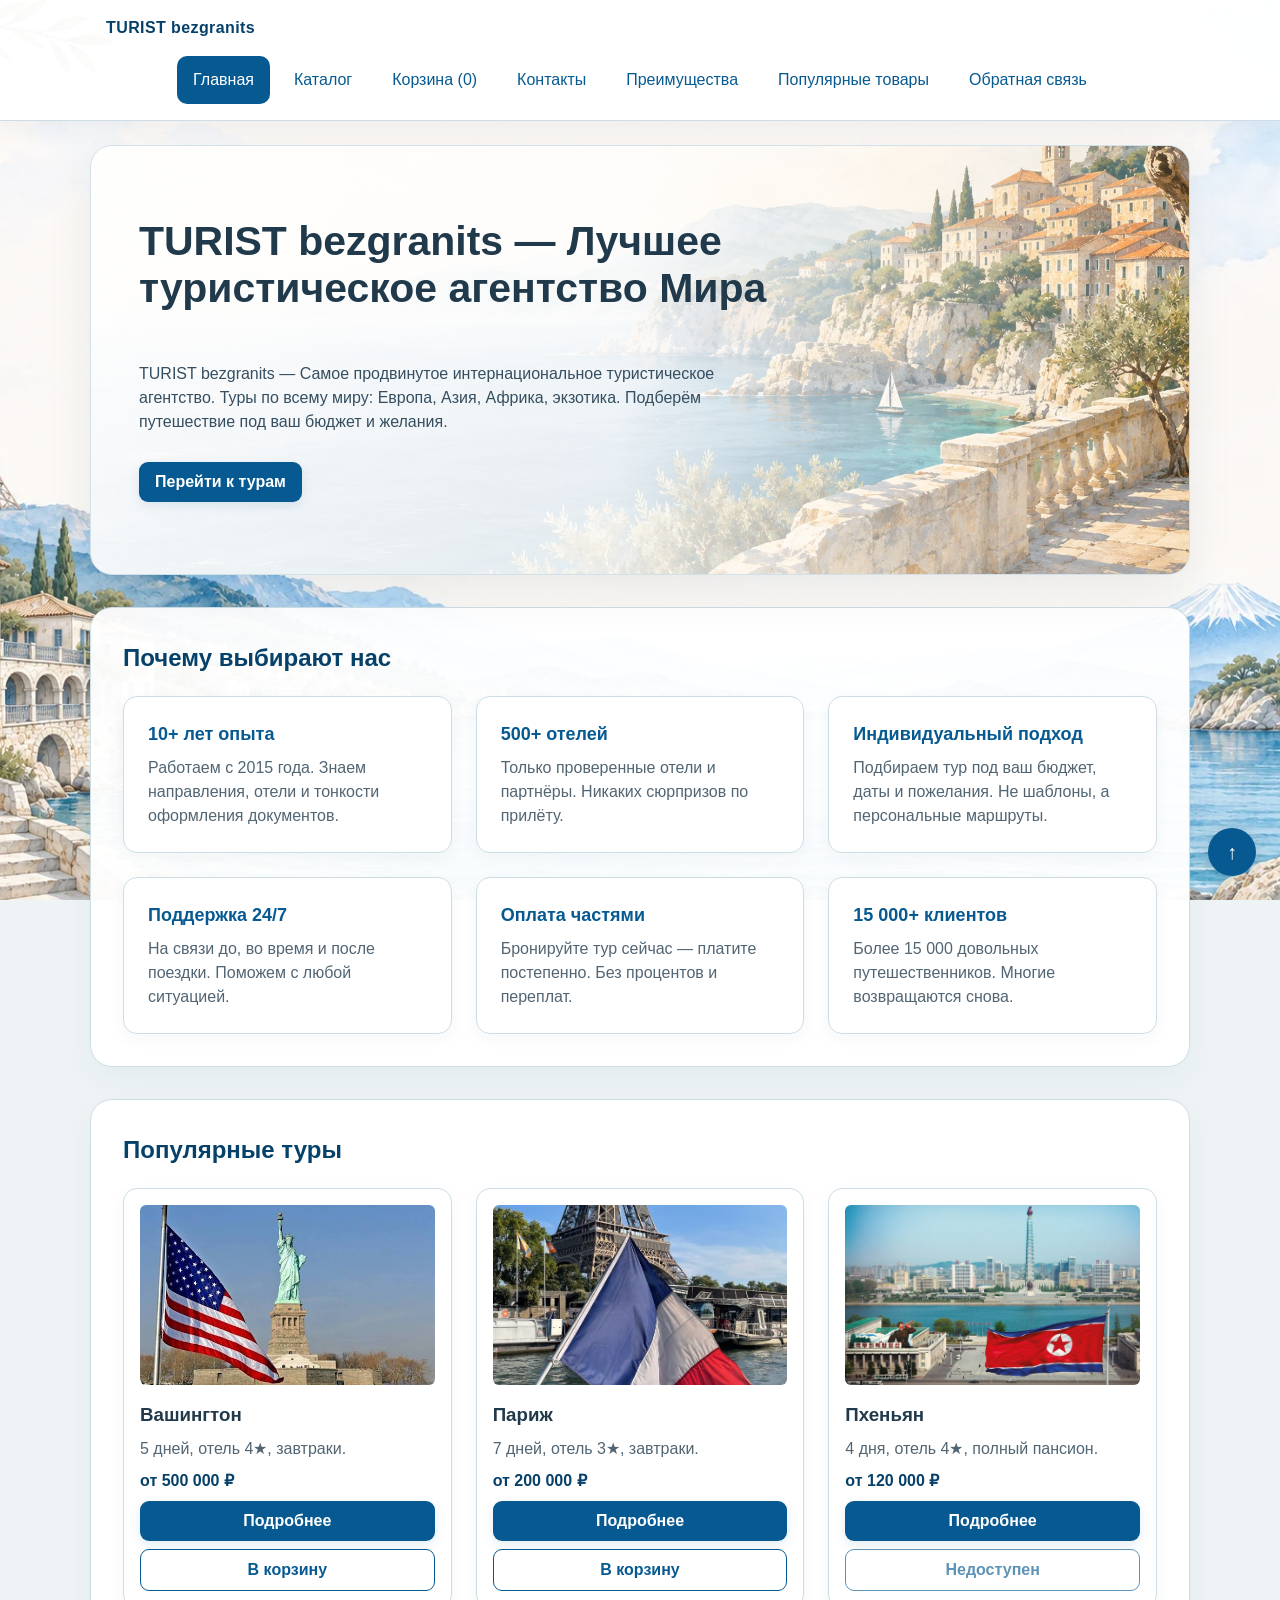
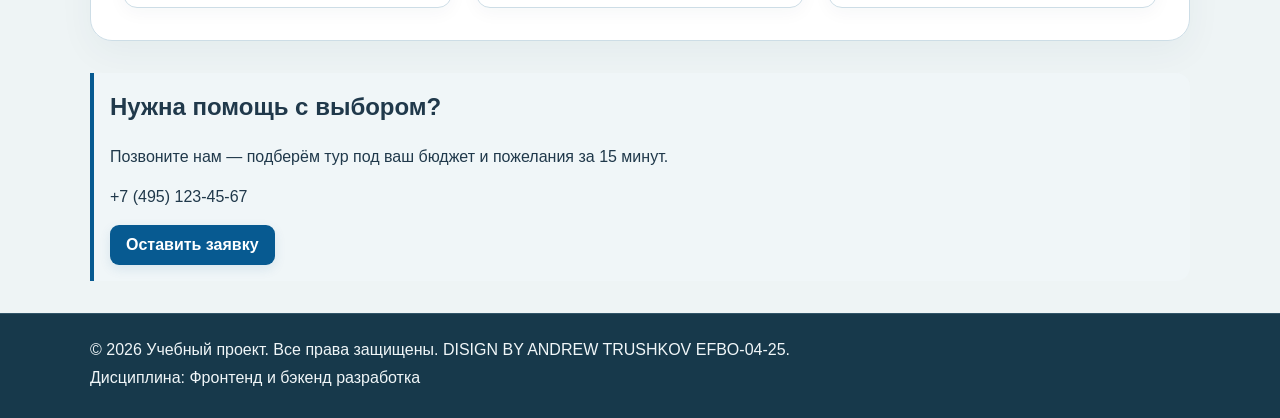
<file: index.html>
<!DOCTYPE html>
<html lang="ru">
<head>
    <meta charset="UTF-8">
    <meta name="viewport" content="width=device-width, initial-scale=1.0">
    <meta name="description" content="Учебный frontend-проект интернет-магазина.">
    <title>TURIST bezgranits — Лучшее туристическое агентство Мира</title>
    <link rel="stylesheet" href="css/style.css">
    <link rel="stylesheet" href="css/responsive.css">
    <link rel="stylesheet" href="css/travel-theme.css">
    <script src="js/data.js" defer></script>
    <script src="js/catalog.js" defer></script>
    <script src="js/promotions.js" defer></script>
    <script src="js/cart.js" defer></script>
    <script src="js/main.js" defer></script>
    <script src="js/order.js" defer></script>
    <script src="js/validation.js" defer></script>
</head>
<body>
    <a class="skip-link" href="#main-content">
        Перейти к содержимому
    </a>

    <!-- ==================== ШАПКА ==================== -->
    <header class="site-header">
        <div class="site-header__inner">
            <a class="site-header__logo" href="index.html">TURIST bezgranits</a>

            <button
                class="button button--secondary menu-toggle"
                type="button"
                aria-controls="site-navigation"
                aria-expanded="true"
                hidden
            >
                Меню
            </button>

            <nav
                class="site-nav"
                id="site-navigation"
                aria-label="Основная навигация"
            >
                <ul class="site-nav__list">
                    <li class="site-nav__item">
                        <a
                            class="site-nav__link site-nav__link--active"
                            href="index.html"
                            aria-current="page"
                        >
                            Главная
                        </a>
                    </li>
                    <li class="site-nav__item">
                        <a class="site-nav__link" href="catalog.html">Каталог</a>
                    </li>
                    <li class="site-nav__item"><a class="site-nav__link" href="cart.html">Корзина (<span data-cart-count>0</span>)</a></li>
                    <li class="site-nav__item">
                        <a class="site-nav__link" href="contacts.html">Контакты</a>
                    </li>
                    <li class="site-nav__item">
                        <a class="site-nav__link" href="index.html#advantages">Преимущества</a>
                    </li>
                    <li class="site-nav__item">
                        <a class="site-nav__link" href="index.html#popular">Популярные товары</a>
                    </li>
                    <li class="site-nav__item">
                        <a class="site-nav__link" href="index.html#contacts">Обратная связь</a>
                    </li>
                </ul>
            </nav>
        </div>
    </header>

    <!-- ==================== ОСНОВНОЕ СОДЕРЖИМОЕ ==================== -->
    <main id="main-content" tabindex="-1">

        <!-- Hero-блок -->
        <section class="hero">
            <h1 class="hero__title">TURIST bezgranits — Лучшее туристическое агентство Мира</h1>
            <p class="hero__text">
                TURIST bezgranits — Самое продвинутое интернациональное туристическое агентство.
                Туры по всему миру: Европа, Азия, Африка, экзотика.
                Подберём путешествие под ваш бюджет и желания.
            </p>
            <a class="button button--primary" href="#popular">Перейти к турам</a>
        </section>

        <!-- Блок преимуществ -->
        <section class="section" id="advantages">
            <h2 class="section__title">Почему выбирают нас</h2>

            <div class="advantages-grid">

                <article class="advantage-card">
                    <h3 class="advantage-card__title">10+ лет опыта</h3>
                    <p class="advantage-card__text">
                        Работаем с 2015 года. Знаем направления, отели
                        и тонкости оформления документов.
                    </p>
                </article>

                <article class="advantage-card">
                    <h3 class="advantage-card__title">500+ отелей</h3>
                    <p class="advantage-card__text">
                        Только проверенные отели и партнёры.
                        Никаких сюрпризов по прилёту.
                    </p>
                </article>

                <article class="advantage-card">
                    <h3 class="advantage-card__title">Индивидуальный подход</h3>
                    <p class="advantage-card__text">
                        Подбираем тур под ваш бюджет, даты и пожелания.
                        Не шаблоны, а персональные маршруты.
                    </p>
                </article>

                <article class="advantage-card">
                    <h3 class="advantage-card__title">Поддержка 24/7</h3>
                    <p class="advantage-card__text">
                        На связи до, во время и после поездки.
                        Поможем с любой ситуацией.
                    </p>
                </article>

                <article class="advantage-card">
                    <h3 class="advantage-card__title">Оплата частями</h3>
                    <p class="advantage-card__text">
                        Бронируйте тур сейчас — платите постепенно.
                        Без процентов и переплат.
                    </p>
                </article>

                <article class="advantage-card">
                    <h3 class="advantage-card__title">15 000+ клиентов</h3>
                    <p class="advantage-card__text">
                        Более 15 000 довольных путешественников.
                        Многие возвращаются снова.
                    </p>
                </article>

            </div>
        </section>

        <!-- Блок популярных товаров -->
        <section class="section" id="popular">
            <h2 class="section__title">Популярные туры</h2>

            <p id="cart-message" role="status"></p><p id="cart-storage-message" role="status"></p>
                <div class="products-grid">


                <article class="product-card">
                    <img class="product-card__image" src="images/usa.jpg" alt="Тур в Вашингтон">
                    <h3 class="product-card__title">Вашингтон</h3>
                    <p class="product-card__description">5 дней, отель 4★, завтраки.</p>
                    <p class="product-card__price">от 500 000 ₽</p>
                    <button
                        class="button button--primary product-card__button"
                        type="button"
                        data-product="Вашингтон"
                    >
                        Подробнее
                    </button>
                    <button class="button button--secondary" type="button" data-action="add-to-cart" data-product-id="2">В корзину</button>
                </article>

                <article class="product-card">
                    <img class="product-card__image" src="images/paris.jpg" alt="Тур в Париж">
                    <h3 class="product-card__title">Париж</h3>
                    <p class="product-card__description">7 дней, отель 3★, завтраки.</p>
                    <p class="product-card__price">от 200 000 ₽</p>
                    <button class="button button--primary product-card__button" type="button" data-product="Париж">
                        Подробнее
                    </button>
                    <button class="button button--secondary" type="button" data-action="add-to-cart" data-product-id="1">В корзину</button>
                </article>

                <article class="product-card">
                    <img class="product-card__image" src="images/pyongyang.jpg" alt="Тур в Пхеньян">
                    <h3 class="product-card__title">Пхеньян</h3>
                    <p class="product-card__description">4 дня, отель 4★, полный пансион.</p>
                    <p class="product-card__price">от 120 000 ₽</p>
                    <button class="button button--primary product-card__button" type="button" data-product="Пхеньян">
                        Подробнее
                    </button>
                    <button class="button button--secondary" type="button" data-action="add-to-cart" data-product-id="3" disabled>Недоступен</button>
                </article>

            </div>
        </section>

        <!-- Дополнительный блок -->
        <aside class="aside-info">
            <h2 class="aside-info__title">Нужна помощь с выбором?</h2>
            <p class="aside-info__text">
                Позвоните нам — подберём тур под ваш бюджет и пожелания
                за 15 минут.
            </p>
            <p class="aside-info__phone">+7 (495) 123-45-67</p>
            <a class="button button--primary" href="order.html">Оставить заявку</a>
        </aside>
    </main>

    <!-- ==================== ПОДВАЛ ==================== -->
    <footer class="site-footer" id="contacts">
        <p class="site-footer__text">&copy; 2026 Учебный проект. Все права защищены. DISIGN BY ANDREW TRUSHKOV EFBO-04-25.</p>
        <p class="site-footer__text">Дисциплина: Фронтенд и бэкенд разработка</p>
    </footer>

    <!-- ==================== МОДАЛЬНОЕ ОКНО ==================== -->

    <dialog class="order-dialog" id="order-dialog" aria-labelledby="order-dialog-title">

        <h2 class="order-dialog__title" id="order-dialog-title">Оформление заявки</h2>

        <form class="order-form" id="order-form" action="#" method="post" novalidate>

            <input id="selected-product" name="selected-product" type="hidden">

            <div class="order-form__field">
                <label class="order-form__label" for="order-name">Имя</label>
                <input
                    class="order-form__input"
                    id="order-name"
                    name="name"
                    type="text"
                    placeholder="Введите ваше имя"
                    minlength="2"
                    autocomplete="given-name"
                    required
                >
            </div>

            <div class="order-form__field">
                <label class="order-form__label" for="order-email">E-mail</label>
                <input
                    class="order-form__input"
                    id="order-email"
                    name="email"
                    type="email"
                    placeholder="example@mail.ru"
                    autocomplete="email"
                    required
                >
            </div>

            <div class="order-form__field">
                <label class="order-form__label" for="order-phone">Телефон</label>
                <input
                    class="order-form__input"
                    id="order-phone"
                    aria-describedby="order-phone-hint"
                    name="phone"
                    type="tel"
                    inputmode="tel"
                    placeholder="+7 (900) 000-00-00"
                    required
                >
                <small class="order-form__hint" id="order-phone-hint">Введите номер, формат подставится автоматически</small>
            </div>

            <section class="order-selection" aria-labelledby="order-selection-title">
                    <h2 id="order-selection-title">Туры в заявке</h2>
                    <p id="order-source-message"></p>
                    <div id="order-items"></div>
                    <button type="button" class="button button--secondary" id="order-add-tour">Добавить тур</button>
                    <div id="order-promo" class="promo"></div>
                    <p class="order-selection__total" role="status">Итого: <strong id="order-total">0 руб.</strong></p>
                    <p>Предварительный расчёт по цене за участника с учётом промокода.</p>
                </section>

            <div class="order-form__field">
                <label class="order-form__label" for="order-date">Дата поездки</label>
                <input class="order-form__input" id="order-date" name="date" type="date" required>
            </div>

            

            <div class="order-form__field">
                <label class="order-form__label" for="order-comment">Комментарий</label>
                <textarea
                    class="order-form__textarea"
                    id="order-comment"
                    name="comment"
                    rows="4"
                    placeholder="Укажите дополнительную информацию"
                ></textarea>
            </div>

            <div class="order-form__field order-form__field--checkbox">
                <label class="order-form__checkbox-label">
                    <input
                        class="order-form__checkbox"
                        id="order-agreement"
                        name="agreement"
                        type="checkbox"
                        required
                    >
                    Я согласен на обработку данных
                </label>
            </div>

            <div class="order-form__actions">
                <button class="button button--secondary" type="button" id="close-order-dialog">
                    Закрыть
                </button>
                <button class="button button--primary" type="submit">
                    Отправить заявку
                </button>
            </div>

        </form>
    </dialog>

    <p class="success-message" id="success-message" role="status" hidden>
        Заявка подготовлена. Это учебная форма: данные на сервер не отправляются.
    </p>
    <a class="scroll-top" href="#" aria-label="Наверх">↑</a>
</body>
</html>
</file>
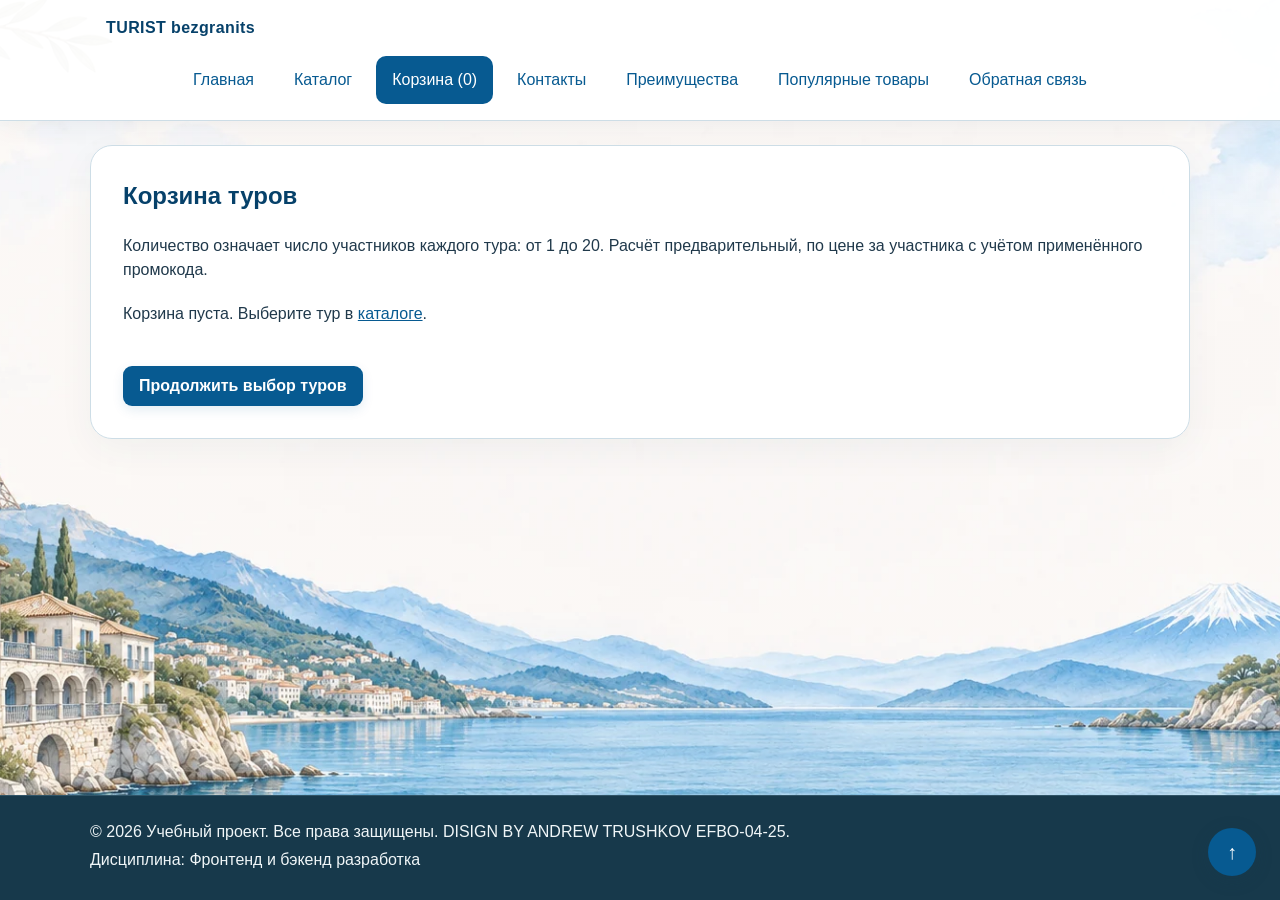
<file: cart.html>
<!DOCTYPE html>
<html lang="ru">
<head>
    <meta charset="UTF-8">
    <meta name="viewport" content="width=device-width, initial-scale=1.0">
    <meta name="description" content="Выбранные туры и расчёт стоимости поездки.">
    <title>Корзина туров — TURIST bezgranits</title>
    <link rel="stylesheet" href="css/style.css">
    <link rel="stylesheet" href="css/responsive.css">
    <link rel="stylesheet" href="css/travel-theme.css">
    <script src="js/data.js" defer></script>
    <script src="js/catalog.js" defer></script>
    <script src="js/promotions.js" defer></script>
    <script src="js/cart.js" defer></script>
    <script src="js/main.js" defer></script>
    <script src="js/validation.js" defer></script>
</head>
<body>
    <a class="skip-link" href="#main-content">
        Перейти к содержимому
    </a>

    <!-- ==================== ШАПКА ==================== -->
    <header class="site-header">
        <div class="site-header__inner">
            <a class="site-header__logo" href="index.html">TURIST bezgranits</a>

            <button class="button button--secondary menu-toggle" type="button"
                aria-controls="site-navigation" aria-expanded="true" hidden>
                Меню
            </button>

            <nav class="site-nav" id="site-navigation" aria-label="Основная навигация">
                <ul class="site-nav__list">
                    <li class="site-nav__item">
                        <a class="site-nav__link" href="index.html">Главная</a>
                    </li>
                    <li class="site-nav__item">
                        <a class="site-nav__link" href="catalog.html">Каталог</a>
                    </li>
                    <li class="site-nav__item"><a class="site-nav__link site-nav__link--active" href="cart.html" aria-current="page">Корзина (<span data-cart-count>0</span>)</a></li>
                    <li class="site-nav__item">
                        <a class="site-nav__link" href="contacts.html">
                            Контакты
                        </a>
                    </li>
                    <li class="site-nav__item">
                        <a class="site-nav__link" href="index.html#advantages">Преимущества</a>
                    </li>
                    <li class="site-nav__item">
                        <a class="site-nav__link" href="index.html#popular">Популярные товары</a>
                    </li>
                    <li class="site-nav__item">
                        <a class="site-nav__link" href="index.html#contacts">Обратная связь</a>
                    </li>
                </ul>
            </nav>
        </div>
    </header>

    <!-- ==================== ОСНОВНОЕ СОДЕРЖИМОЕ ==================== -->
    <main id="main-content" tabindex="-1">
        <section class="section cart">
            <h1 class="section__title">Корзина туров</h1>
            <p>Количество означает число участников каждого тура: от 1 до 20. Расчёт предварительный, по цене за участника с учётом применённого промокода.</p>
            <p id="cart-empty">Корзина пуста. Выберите тур в <a href="catalog.html">каталоге</a>.</p>
            <div id="cart-items" class="cart__items"></div>
            <div id="cart-summary" class="cart__summary" hidden>
                <div id="cart-promo" class="promo"></div>
                <p>Итого: <strong id="cart-total">0 руб.</strong></p>
                <a class="button button--primary" id="cart-checkout" href="order.html?from=cart">Оформить заказ</a>
                <button class="button button--secondary" id="cart-clear" type="button">Очистить корзину</button>
            </div>
            <p id="cart-message" role="status" aria-live="polite"></p>
            <p id="cart-storage-message" role="status"></p>
            <a class="button button--primary" href="catalog.html">Продолжить выбор туров</a>
            <noscript>Для работы корзины включите JavaScript.</noscript>
        </section>
    </main>

    <!-- ==================== ПОДВАЛ ==================== -->
    <footer class="site-footer">
        <p class="site-footer__text">&copy; 2026 Учебный проект. Все права защищены. DISIGN BY ANDREW TRUSHKOV EFBO-04-25.</p>
        <p class="site-footer__text">Дисциплина: Фронтенд и бэкенд разработка</p>
    </footer>
    <a class="scroll-top" href="#" aria-label="Наверх">↑</a>
</body>
</html>
</file>
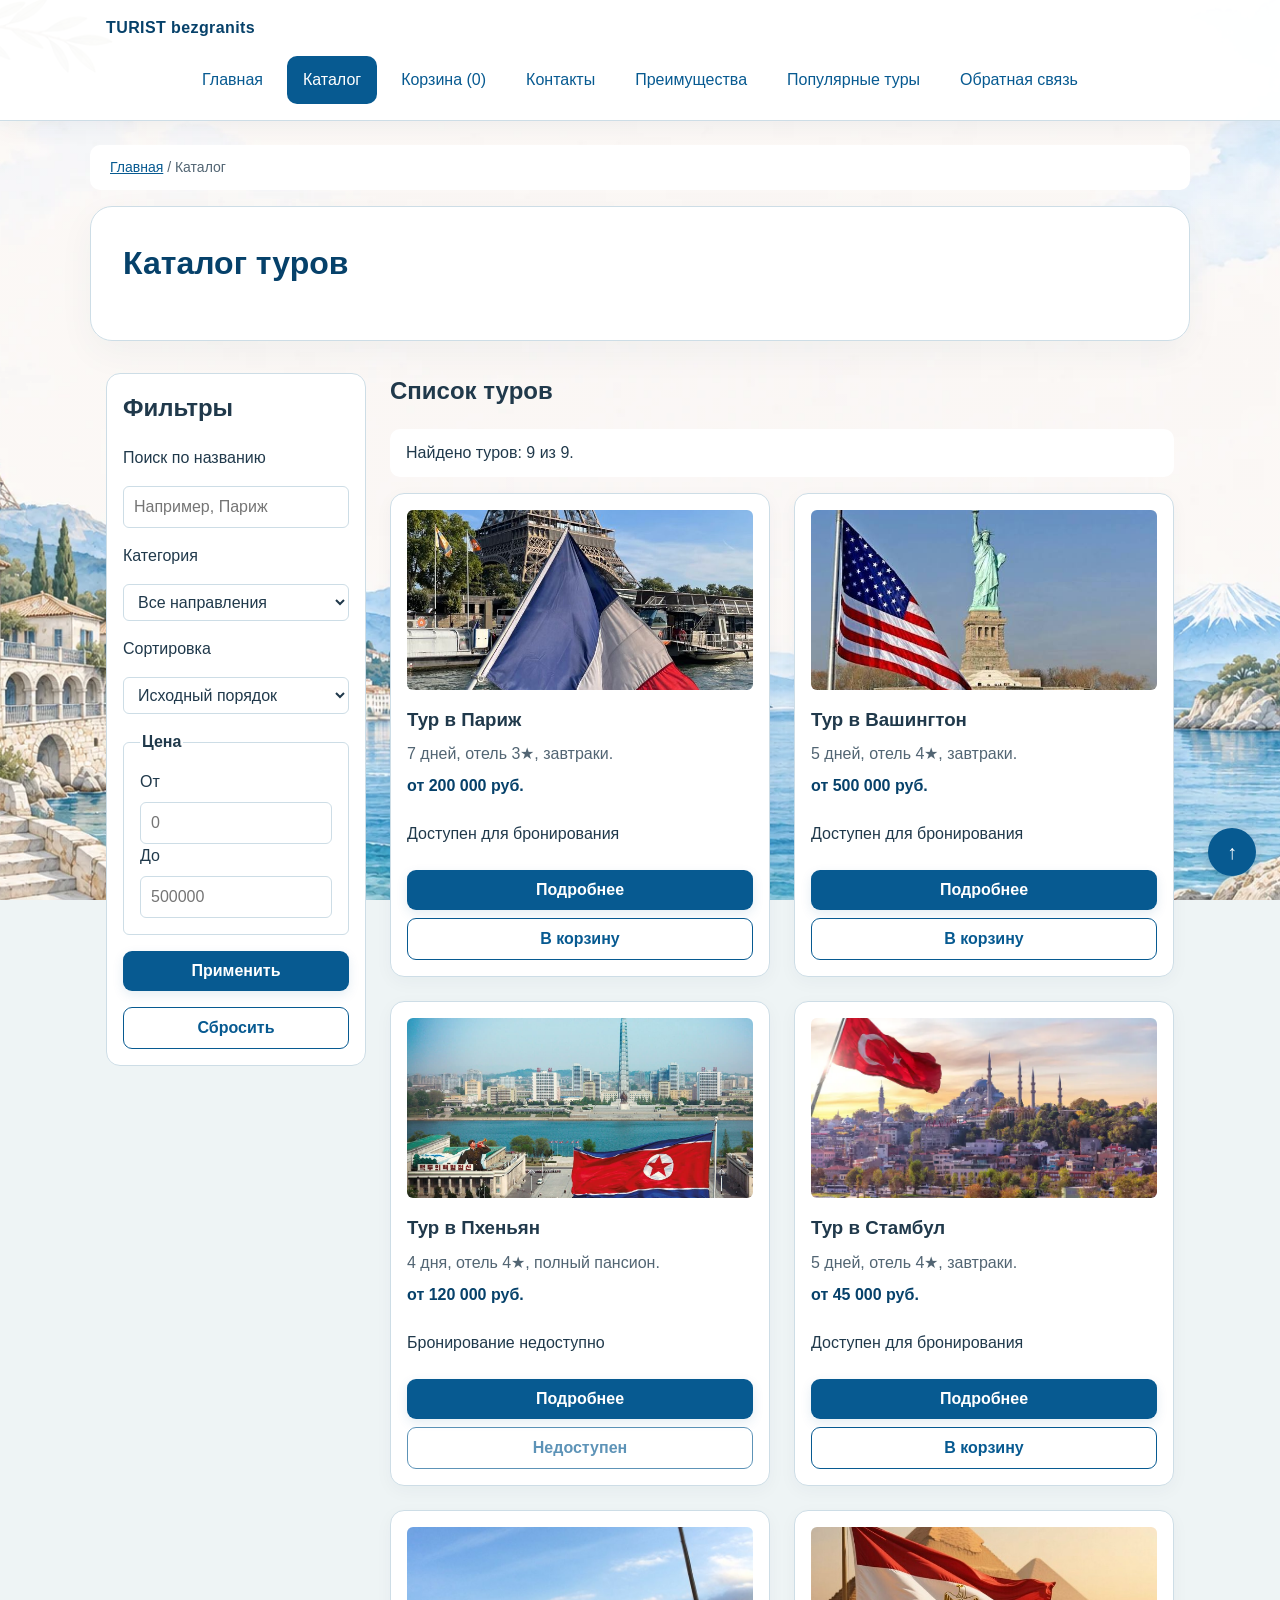
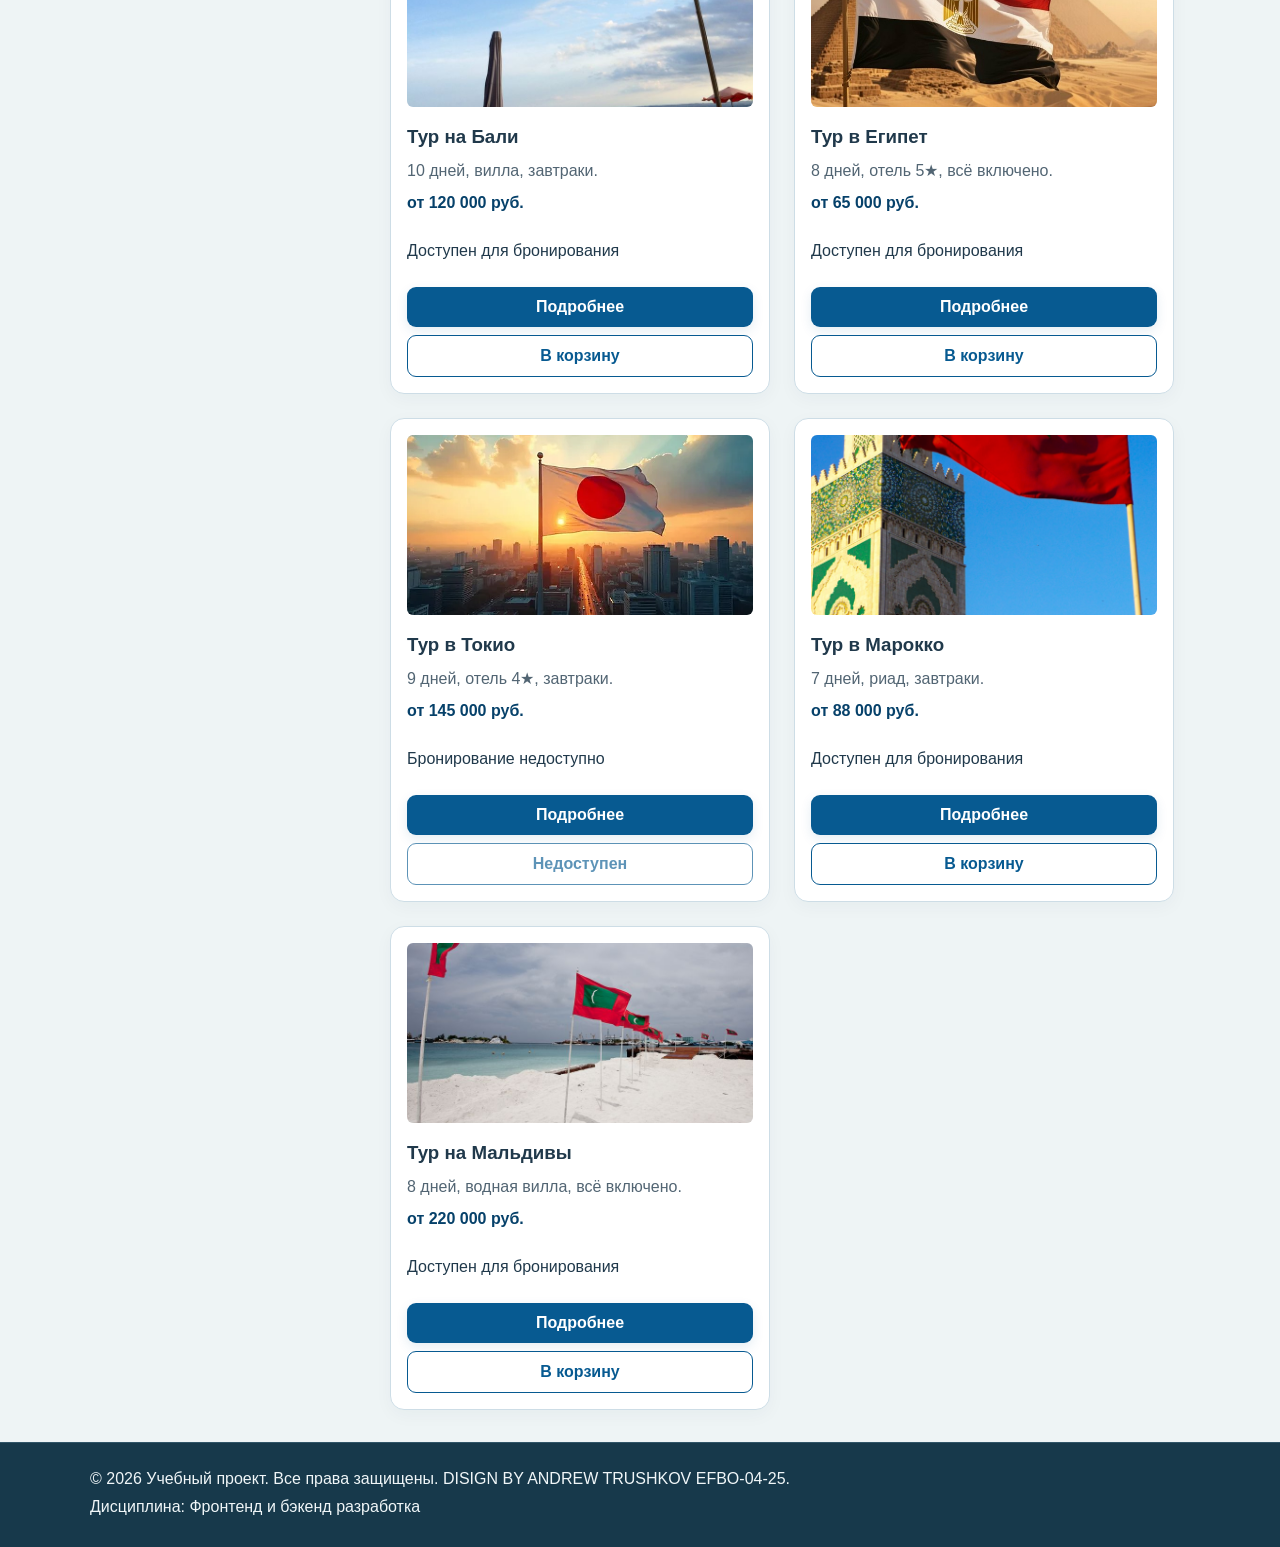
<file: catalog.html>
<!DOCTYPE html>
<html lang="ru">
<head>
    <meta charset="UTF-8">
    <meta name="viewport" content="width=device-width, initial-scale=1.0">
    <meta name="description" content="Каталог товаров учебного интернет-магазина.">
    <title>Каталог товаров – TURIST bezgranits</title>
    <link rel="stylesheet" href="css/style.css">
    <link rel="stylesheet" href="css/responsive.css">
    <link rel="stylesheet" href="css/travel-theme.css">
    <script src="js/data.js" defer></script>
    <script src="js/catalog.js" defer></script>
    <script src="js/promotions.js" defer></script>
    <script src="js/cart.js" defer></script>
    <script src="js/main.js" defer></script>
    <script src="js/validation.js" defer></script>
</head>
<body>
    <a class="skip-link" href="#main-content">
        Перейти к содержимому
    </a>

    <!-- ==================== ШАПКА ==================== -->
    <header class="site-header">
        <div class="site-header__inner">
            <a class="site-header__logo" href="index.html">TURIST bezgranits</a>

            <button class="button button--secondary menu-toggle" type="button"
                aria-controls="site-navigation" aria-expanded="true" hidden>
                Меню
            </button>

            <nav class="site-nav" id="site-navigation" aria-label="Основная навигация">
                <ul class="site-nav__list">
                    <li class="site-nav__item">
                        <a class="site-nav__link" href="index.html">Главная</a>
                    </li>
                    <li class="site-nav__item">
                        <a class="site-nav__link site-nav__link--active" href="catalog.html" aria-current="page">
                            Каталог
                        </a>
                    </li>
                    <li class="site-nav__item"><a class="site-nav__link" href="cart.html">Корзина (<span data-cart-count>0</span>)</a></li>
                    <li class="site-nav__item">
                        <a class="site-nav__link" href="contacts.html">Контакты</a>
                    </li>
                    <li class="site-nav__item">
                        <a class="site-nav__link" href="index.html#advantages">Преимущества</a>
                    </li>
                    <li class="site-nav__item">
                        <a class="site-nav__link" href="index.html#popular">Популярные туры</a>
                    </li>
                    <li class="site-nav__item">
                        <a class="site-nav__link" href="index.html#contacts">Обратная связь</a>
                    </li>
                </ul>
            </nav>
        </div>
    </header>

    <!-- ==================== ОСНОВНОЕ СОДЕРЖИМОЕ ==================== -->
    <main id="main-content" tabindex="-1">

        <nav class="breadcrumbs" aria-label="Хлебные крошки">
            <a class="breadcrumbs__link" href="index.html">Главная</a>
            <span class="breadcrumbs__current">Каталог</span>
        </nav>

        <div class="section">
            <h1 class="section__title">Каталог туров</h1>
        </div>

        <section class="catalog-layout">
            <aside class="catalog-filters">
                <h2 class="catalog-filters__title">Фильтры</h2>

                <details class="filters-disclosure" open>
                    <summary class="filters-toggle">Показать фильтры</summary>
                <form class="filters-form" action="#" method="get">

                    <label for="catalog-search">Поиск по названию</label>
                    <input class="filters-form__input" id="catalog-search" type="search" placeholder="Например, Париж">
                    <label for="category-filter">Категория</label>
                    <select class="filters-form__input" id="category-filter">
                        <option value="all">Все направления</option>
                        <option value="europe">Европа</option>
                        <option value="america">Америка</option>
                        <option value="asia">Азия</option>
                        <option value="africa">Африка</option>
                    </select>
                    <label for="sort-select">Сортировка</label>
                    <select class="filters-form__input" id="sort-select">
                        <option value="default">Исходный порядок</option>
                        <option value="asc">Сначала дешевле</option>
                        <option value="desc">Сначала дороже</option>
                        <option value="title">По названию</option>
                    </select>
                    <fieldset class="filters-form__group">
                        <legend class="filters-form__legend">Цена</legend>

                        <label class="filters-form__label" for="price-from">От</label>
                        <input
                            class="filters-form__input"
                            id="price-from"
                            name="price-from"
                            type="number"
                            min="0"
                            placeholder="0"
                        >

                        <label class="filters-form__label" for="price-to">До</label>
                        <input
                            class="filters-form__input"
                            id="price-to"
                            name="price-to"
                            type="number"
                            min="0"
                            placeholder="500000"
                        >
                    </fieldset>

                    <button class="button button--primary" type="submit">Применить</button>
                    <button class="button button--secondary" type="reset">Сбросить</button>

                </form>
                </details>
            </aside>

            <section class="catalog-products">
                <h2 class="catalog-products__title">Список туров</h2>

                <p id="cart-message" role="status" aria-live="polite"></p>
                <p id="cart-storage-message" role="status"></p>
                <p id="catalog-status" role="status" aria-live="polite"></p>
                <p id="catalog-empty" hidden>Туры не найдены. Измените условия поиска или сбросьте фильтры.</p>
                <section id="catalog-details" class="tour-details" aria-labelledby="tour-details-title" hidden></section>
                <noscript>Для поиска и фильтрации включите JavaScript. Ниже представлен полный каталог.</noscript>
                <div class="products-grid" id="products-list" data-products-container>

                    <article class="product-card">
                        <img class="product-card__image" src="images/usa.jpg" alt="Тур в Вашингтон">
                        <h3 class="product-card__title">Вашингтон</h3>
                        <p class="product-card__description">5 дней, отель 4★, завтраки.</p>
                        <p class="product-card__price">от 500 000 ₽</p>
                        <a class="button button--primary product-card__button" href="product.html">
                            Подробнее
                        </a>
                    </article>

                    <article class="product-card">
                        <img class="product-card__image" src="images/paris.jpg" alt="Тур в Париж">
                        <h3 class="product-card__title">Париж</h3>
                        <p class="product-card__description">7 дней, отель 3★, завтраки.</p>
                        <p class="product-card__price">от 200 000 ₽</p>
                        <a class="button button--primary product-card__button" href="product.html">
                            Подробнее
                        </a>
                    </article>

                    <article class="product-card">
                        <img class="product-card__image" src="images/pyongyang.jpg" alt="Тур в Пхеньян">
                        <h3 class="product-card__title">Пхеньян</h3>
                        <p class="product-card__description">4 дня, отель 4★, полный пансион.</p>
                        <p class="product-card__price">от 120 000 ₽</p>
                        <a class="button button--primary product-card__button" href="product.html">
                            Подробнее
                        </a>
                    </article>

                    <article class="product-card">
                        <img class="product-card__image" src="images/turkie.jpg" alt="Тур в Стамбул">
                        <h3 class="product-card__title">Стамбул</h3>
                        <p class="product-card__description">5 дней, отель 4★, завтраки.</p>
                        <p class="product-card__price">от 45 000 ₽</p>
                        <a class="button button--primary product-card__button" href="product.html">
                            Подробнее
                        </a>
                    </article>

                    <!-- 5. Бали -->
                    <article class="product-card">
                        <img class="product-card__image" src="images/bali.jpg" alt="Тур на Бали">
                        <h3 class="product-card__title">Бали</h3>
                        <p class="product-card__description">10 дней, вилла, завтраки.</p>
                        <p class="product-card__price">от 120 000 ₽</p>
                        <a class="button button--primary product-card__button" href="product.html">
                            Подробнее
                        </a>
                    </article>

                    <!-- 6. Египет -->
                    <article class="product-card">
                        <img class="product-card__image" src="images/egypt.jpg" alt="Тур в Египет">
                        <h3 class="product-card__title">Египет</h3>
                        <p class="product-card__description">8 дней, отель 5★, всё включено.</p>
                        <p class="product-card__price">от 65 000 ₽</p>
                        <a class="button button--primary product-card__button" href="product.html">
                            Подробнее
                        </a>
                    </article>

                    <!-- 7. Токио -->
                    <article class="product-card">
                        <img class="product-card__image" src="images/japan.jpg" alt="Тур в Токио">
                        <h3 class="product-card__title">Токио</h3>
                        <p class="product-card__description">9 дней, отель 4★, завтраки.</p>
                        <p class="product-card__price">от 145 000 ₽</p>
                        <a class="button button--primary product-card__button" href="product.html">
                            Подробнее
                        </a>
                    </article>

                    <!-- 8. Марокко -->
                    <article class="product-card">
                        <img class="product-card__image" src="images/marocco.jpg" alt="Тур в Марокко">
                        <h3 class="product-card__title">Марокко</h3>
                        <p class="product-card__description">7 дней, риад, завтраки.</p>
                        <p class="product-card__price">от 88 000 ₽</p>
                        <a class="button button--primary product-card__button" href="product.html">
                            Подробнее
                        </a>
                    </article>

                    <!-- 9. Мальдивы -->
                    <article class="product-card">
                        <img class="product-card__image" src="images/maldivi.jpg" alt="Тур на Мальдивы">
                        <h3 class="product-card__title">Мальдивы</h3>
                        <p class="product-card__description">8 дней, водная вилла, всё включено.</p>
                        <p class="product-card__price">от 220 000 ₽</p>
                        <a class="button button--primary product-card__button" href="product.html">
                            Подробнее
                        </a>
                    </article>

                </div>
            </section>

        </section>

    </main>

    <!-- ==================== ПОДВАЛ ==================== -->
    <footer class="site-footer">
        <p class="site-footer__text">&copy; 2026 Учебный проект. Все права защищены. DISIGN BY ANDREW TRUSHKOV EFBO-04-25.</p>
        <p class="site-footer__text">Дисциплина: Фронтенд и бэкенд разработка</p>
    </footer>
    <a class="scroll-top" href="#" aria-label="Наверх">↑</a>
</body>
</html>
</file>
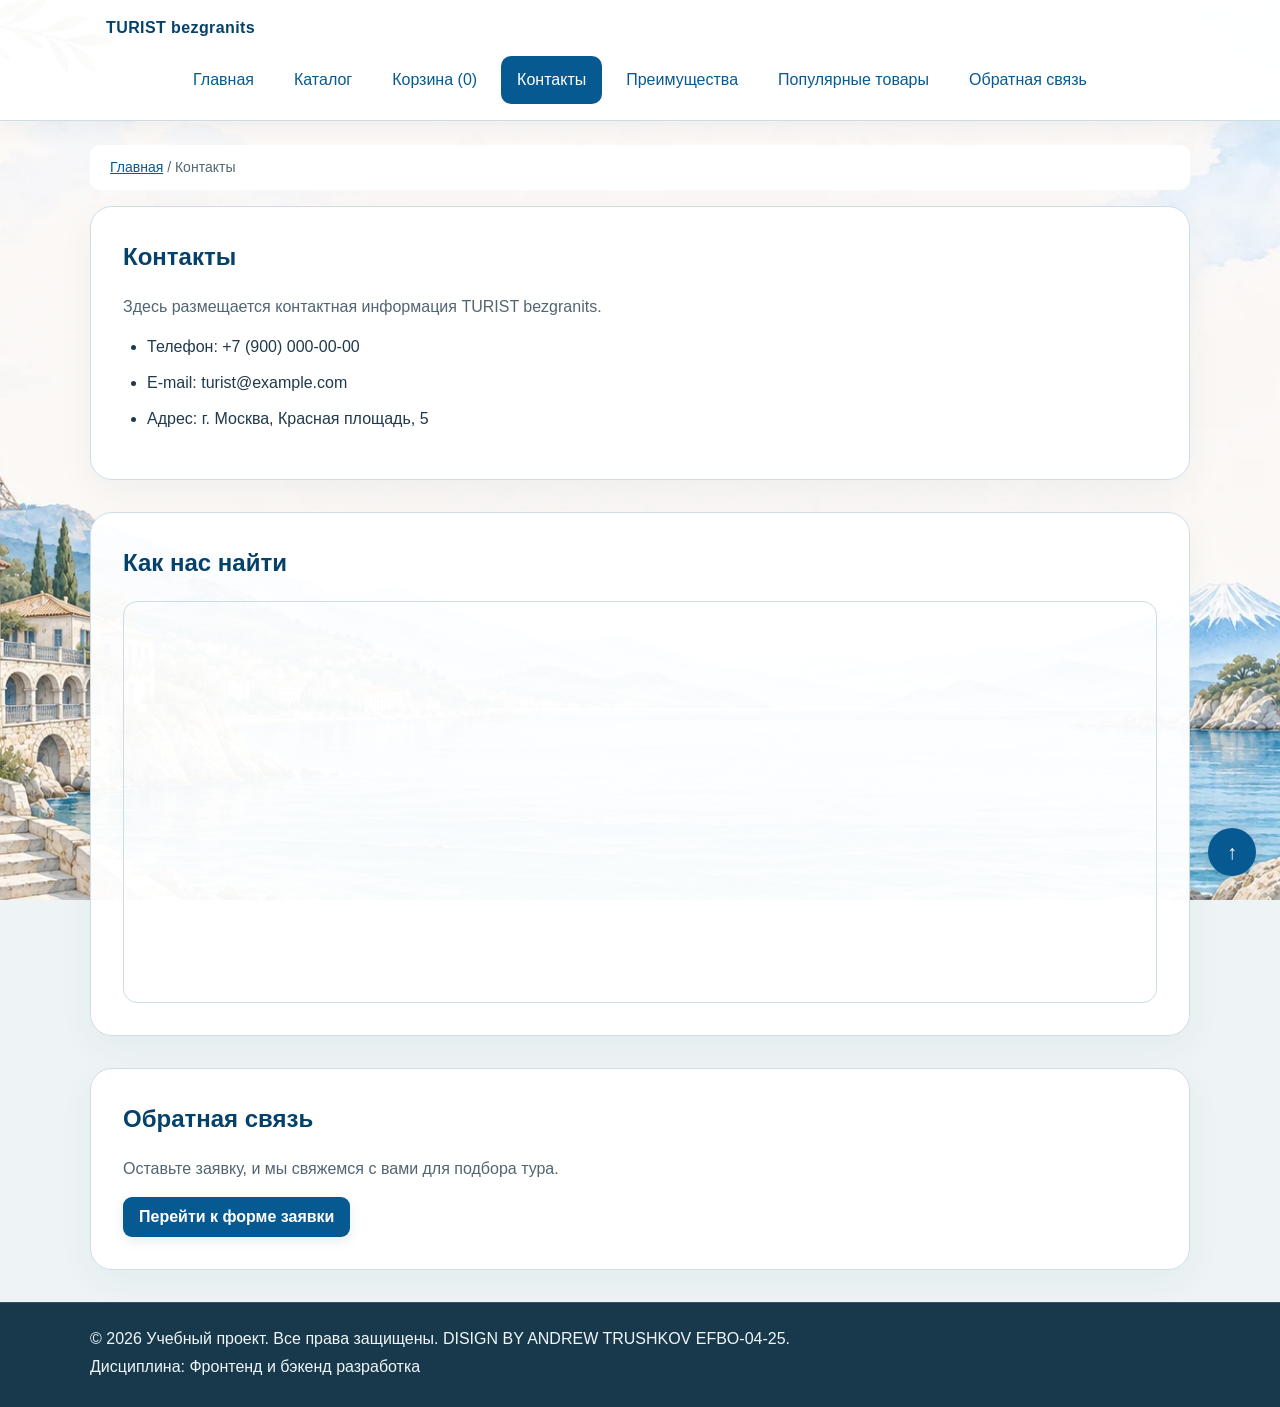
<file: contacts.html>
<!DOCTYPE html>
<html lang="ru">
<head>
    <meta charset="UTF-8">
    <meta name="viewport" content="width=device-width, initial-scale=1.0">
    <meta name="description" content="Контактная информация учебного интернет-магазина.">
    <title>Контакты – TURIST bezgranits</title>
    <link rel="stylesheet" href="css/style.css">
    <link rel="stylesheet" href="css/responsive.css">
    <link rel="stylesheet" href="css/travel-theme.css">
    <script src="js/data.js" defer></script>
    <script src="js/catalog.js" defer></script>
    <script src="js/promotions.js" defer></script>
    <script src="js/cart.js" defer></script>
    <script src="js/main.js" defer></script>
    <script src="js/validation.js" defer></script>
</head>
<body>
    <a class="skip-link" href="#main-content">
        Перейти к содержимому
    </a>

    <!-- ==================== ШАПКА ==================== -->
    <header class="site-header">
        <div class="site-header__inner">
            <a class="site-header__logo" href="index.html">TURIST bezgranits</a>

            <button class="button button--secondary menu-toggle" type="button"
                aria-controls="site-navigation" aria-expanded="true" hidden>
                Меню
            </button>

            <nav class="site-nav" id="site-navigation" aria-label="Основная навигация">
                <ul class="site-nav__list">
                    <li class="site-nav__item">
                        <a class="site-nav__link" href="index.html">Главная</a>
                    </li>
                    <li class="site-nav__item">
                        <a class="site-nav__link" href="catalog.html">Каталог</a>
                    </li>
                    <li class="site-nav__item"><a class="site-nav__link" href="cart.html">Корзина (<span data-cart-count>0</span>)</a></li>
                    <li class="site-nav__item">
                        <a class="site-nav__link site-nav__link--active" href="contacts.html" aria-current="page">
                            Контакты
                        </a>
                    </li>
                    <li class="site-nav__item">
                        <a class="site-nav__link" href="index.html#advantages">Преимущества</a>
                    </li>
                    <li class="site-nav__item">
                        <a class="site-nav__link" href="index.html#popular">Популярные товары</a>
                    </li>
                    <li class="site-nav__item">
                        <a class="site-nav__link" href="index.html#contacts">Обратная связь</a>
                    </li>
                </ul>
            </nav>
        </div>
    </header>

    <!-- ==================== ОСНОВНОЕ СОДЕРЖИМОЕ ==================== -->
    <main id="main-content" tabindex="-1">

        <nav class="breadcrumbs" aria-label="Хлебные крошки">
            <a class="breadcrumbs__link" href="index.html">Главная</a>
            <span class="breadcrumbs__current">Контакты</span>
        </nav>

        <section class="section">
            <h1 class="section__title">Контакты</h1>
            <p class="section__text">
                Здесь размещается контактная информация TURIST bezgranits.
            </p>
            <ul class="contacts-list">
                <li class="contacts-list__item">Телефон: +7 (900) 000-00-00</li>
                <li class="contacts-list__item">E-mail: turist@example.com</li>
                <li class="contacts-list__item">Адрес: г. Москва, Красная площадь, 5</li>
            </ul>
        </section>

        <section class="section">
            <h2 class="section__title">Как нас найти</h2>

            <div class="map-wrapper">
                
                <iframe
                    class="map-frame"
                    src="https://yandex.ru/map-widget/v1/?ll=37.623416%2C55.753267&mode=whatshere&whatshere%5Bpoint%5D=37.623087%2C55.753273&whatshere%5Bzoom%5D=17&z=19.08"
                    width="100%"
                    height="400"
                    frameborder="0"
                    allowfullscreen
                    loading="lazy"
                    title="Карта: офис TURIST bezgranits"
                ></iframe>
            </div>
        </section>

        <section class="section" id="feedback">
            <h2 class="section__title">Обратная связь</h2>
            <p class="section__text">
                Оставьте заявку, и мы свяжемся с вами для подбора тура.
            </p>
            <a class="button button--primary" href="order.html">
                Перейти к форме заявки
            </a>
        </section>

    </main>

    <!-- ==================== ПОДВАЛ ==================== -->
    <footer class="site-footer">
        <p class="site-footer__text">&copy; 2026 Учебный проект. Все права защищены. DISIGN BY ANDREW TRUSHKOV EFBO-04-25.</p>
        <p class="site-footer__text">Дисциплина: Фронтенд и бэкенд разработка</p>
    </footer>
    <a class="scroll-top" href="#" aria-label="Наверх">↑</a>
</body>
</html>
</file>
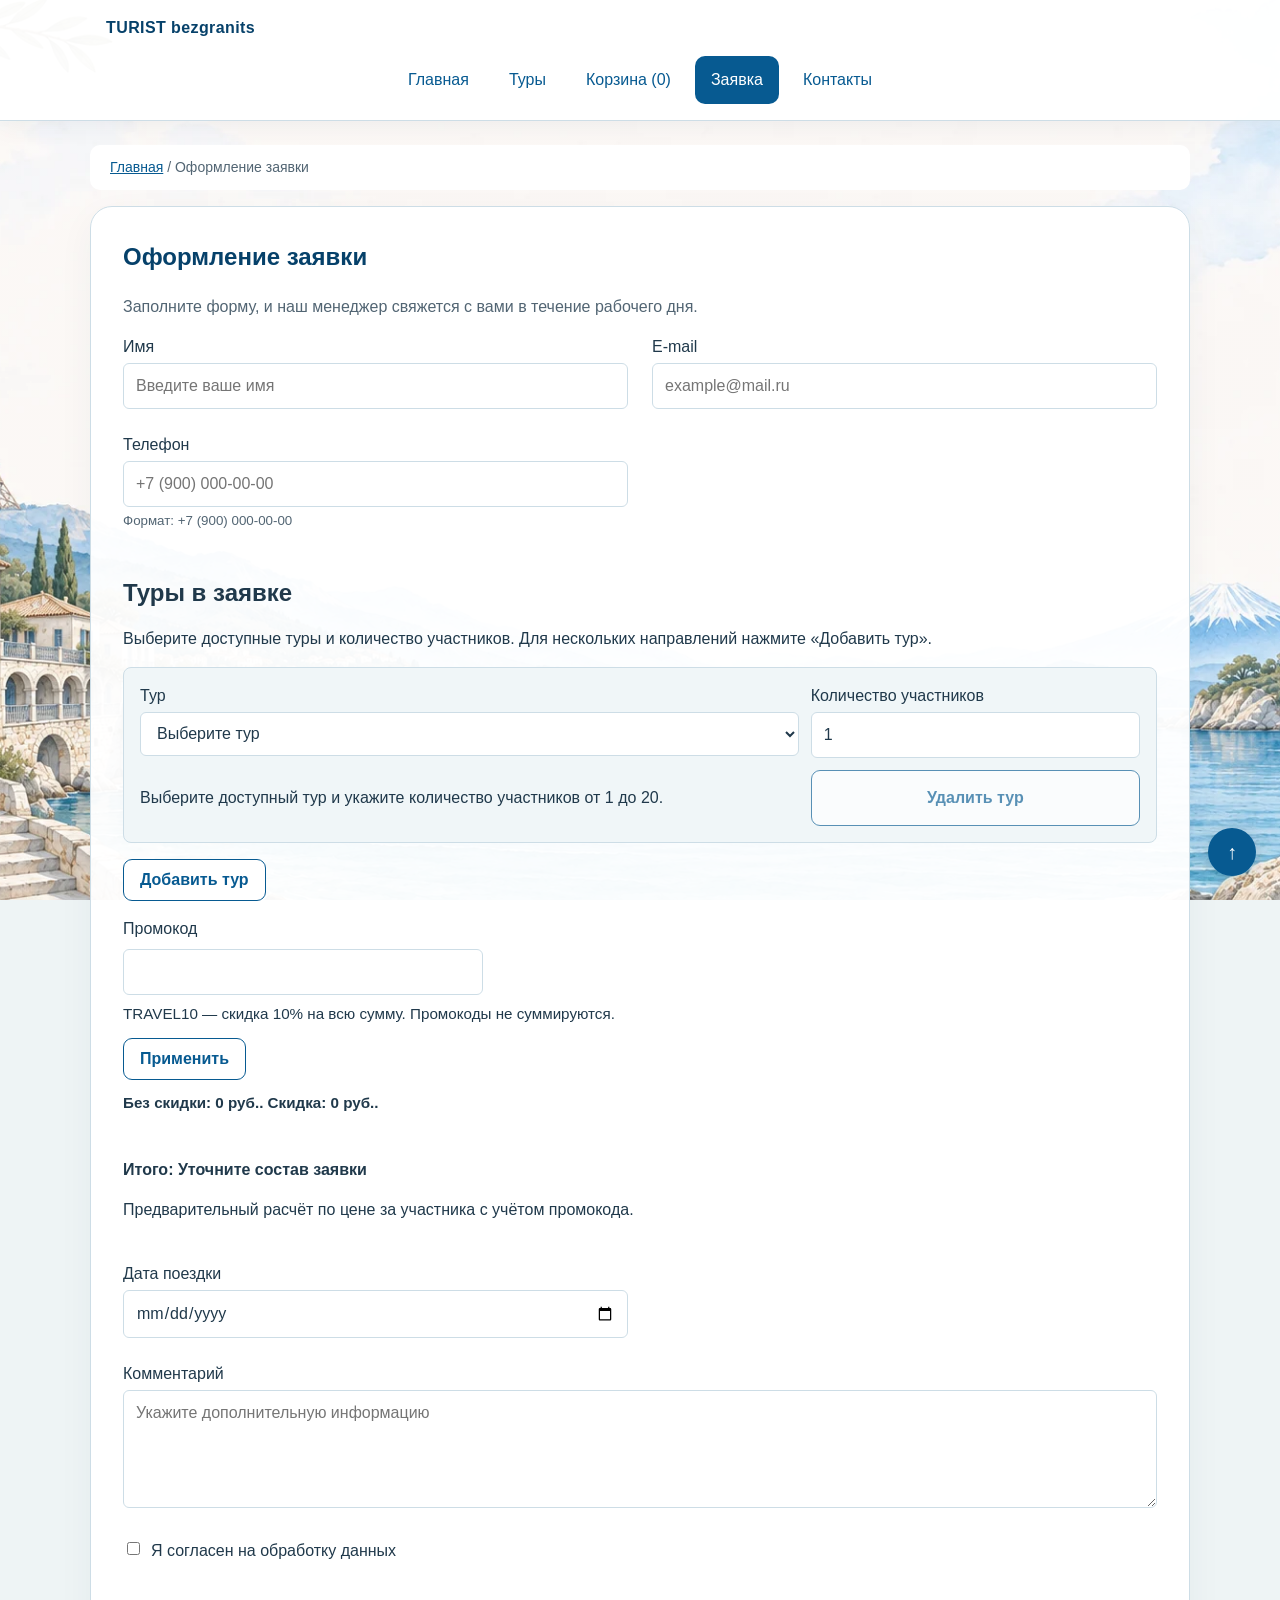
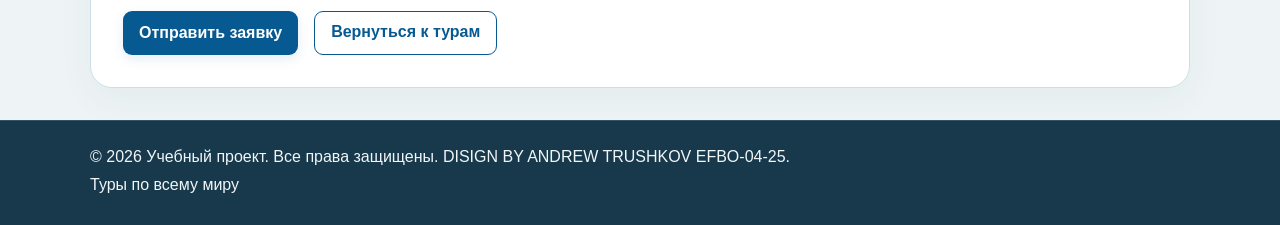
<file: order.html>
<!DOCTYPE html>
<html lang="ru">
<head>
    <meta charset="UTF-8">
    <meta name="viewport" content="width=device-width, initial-scale=1.0">
    <meta name="description" content="Оформление заявки на тур в TURIST bezgranits.">
    <title>Оформление заявки — TURIST bezgranits</title>
    <link rel="stylesheet" href="css/style.css">
    <link rel="stylesheet" href="css/responsive.css">
    <link rel="stylesheet" href="css/travel-theme.css">
    <script src="js/data.js" defer></script>
    <script src="js/catalog.js" defer></script>
    <script src="js/promotions.js" defer></script>
    <script src="js/cart.js" defer></script>
    <script src="js/main.js" defer></script>
    <script src="js/order.js" defer></script>
    <script src="js/validation.js" defer></script>
</head>
<body>
    <a class="skip-link" href="#main-content">
        Перейти к содержимому
    </a>

    <!-- ==================== ШАПКА ==================== -->
    <header class="site-header">
        <div class="site-header__inner">
            <a class="site-header__logo" href="index.html">TURIST bezgranits</a>

            <button class="button button--secondary menu-toggle" type="button"
                aria-controls="site-navigation" aria-expanded="true" hidden>
                Меню
            </button>

            <nav class="site-nav" id="site-navigation" aria-label="Основная навигация">
                <ul class="site-nav__list">
                    <li class="site-nav__item">
                        <a class="site-nav__link" href="index.html">Главная</a>
                    </li>
                    <li class="site-nav__item">
                        <a class="site-nav__link" href="catalog.html">Туры</a>
                    </li>
                    <li class="site-nav__item"><a class="site-nav__link" href="cart.html">Корзина (<span data-cart-count>0</span>)</a></li>
                    <li class="site-nav__item">
                        <a class="site-nav__link site-nav__link--active" href="order.html" aria-current="page">
                            Заявка
                        </a>
                    </li>
                    <li class="site-nav__item">
                        <a class="site-nav__link" href="contacts.html">Контакты</a>
                    </li>
                </ul>
            </nav>
        </div>
    </header>

    <!-- ==================== ОСНОВНОЕ СОДЕРЖИМОЕ ==================== -->
    <main id="main-content" tabindex="-1">

        <nav class="breadcrumbs" aria-label="Хлебные крошки">
            <a class="breadcrumbs__link" href="index.html">Главная</a>
            <span class="breadcrumbs__current">Оформление заявки</span>
        </nav>

        <section class="section">
            <h1 class="section__title">Оформление заявки</h1>
            <p class="section__text">
                Заполните форму, и наш менеджер свяжется с вами
                в течение рабочего дня.
            </p>

            <form class="order-form order-form--page" id="order-form" action="#" method="post" novalidate>

                <input id="selected-product" name="selected-product" type="hidden">

                <div class="order-form__field">
                    <label class="order-form__label" for="order-name">Имя</label>
                    <input
                        class="order-form__input"
                        id="order-name"
                        name="name"
                        type="text"
                        placeholder="Введите ваше имя"
                        minlength="2"
                        autocomplete="given-name"
                        required
                    >
                </div>

                <div class="order-form__field">
                    <label class="order-form__label" for="order-email">E-mail</label>
                    <input
                        class="order-form__input"
                        id="order-email"
                        name="email"
                        type="email"
                        placeholder="example@mail.ru"
                        autocomplete="email"
                        required
                    >
                </div>

                <div class="order-form__field">
                    <label class="order-form__label" for="order-phone">Телефон</label>
                    <input
                        class="order-form__input"
                        id="order-phone"
                        aria-describedby="order-phone-hint"
                        name="phone"
                        type="tel"
                        inputmode="tel"
                        placeholder="+7 (900) 000-00-00"
                        required
                    >
                    <small class="order-form__hint" id="order-phone-hint">Формат: +7 (900) 000-00-00</small>
                </div>

                <section class="order-selection" aria-labelledby="order-selection-title">
                    <h2 id="order-selection-title">Туры в заявке</h2>
                    <p id="order-source-message"></p>
                    <div id="order-items"></div>
                    <button type="button" class="button button--secondary" id="order-add-tour">Добавить тур</button>
                    <div id="order-promo" class="promo"></div>
                    <p class="order-selection__total" role="status">Итого: <strong id="order-total">0 руб.</strong></p>
                    <p>Предварительный расчёт по цене за участника с учётом промокода.</p>
                </section>

                <div class="order-form__field">
                    <label class="order-form__label" for="order-date">Дата поездки</label>
                    <input
                        class="order-form__input"
                        id="order-date"
                        name="date"
                        type="date"
                        required
                    >
                </div>

                

                <div class="order-form__field order-form__field--wide">
                    <label class="order-form__label" for="order-comment">Комментарий</label>
                    <textarea
                        class="order-form__textarea"
                        id="order-comment"
                        name="comment"
                        rows="4"
                        placeholder="Укажите дополнительную информацию"
                    ></textarea>
                </div>

                <div class="order-form__field order-form__field--checkbox">
                    <label class="order-form__checkbox-label">
                        <input
                            class="order-form__checkbox"
                            id="order-agreement"
                            name="agreement"
                            type="checkbox"
                            required
                        >
                        Я согласен на обработку данных
                    </label>
                </div>

                <div class="order-form__actions">
                    <button class="button button--primary" type="submit">
                        Отправить заявку
                    </button>
                    <a class="button button--secondary" href="catalog.html">
                        Вернуться к турам
                    </a>
                </div>

            </form>
        </section>

        <p class="success-message" id="success-message" role="status" hidden>
            Заявка подготовлена. Это учебная форма: данные на сервер не отправляются.
        </p>

    </main>

    <!-- ==================== ПОДВАЛ ==================== -->
    <footer class="site-footer" id="contacts">
        <p class="site-footer__text">&copy; 2026 Учебный проект. Все права защищены. DISIGN BY ANDREW TRUSHKOV EFBO-04-25.</p>
        <p class="site-footer__text">Туры по всему миру</p>
    </footer>
    <a class="scroll-top" href="#" aria-label="Наверх">↑</a>
</body>
</html>
</file>
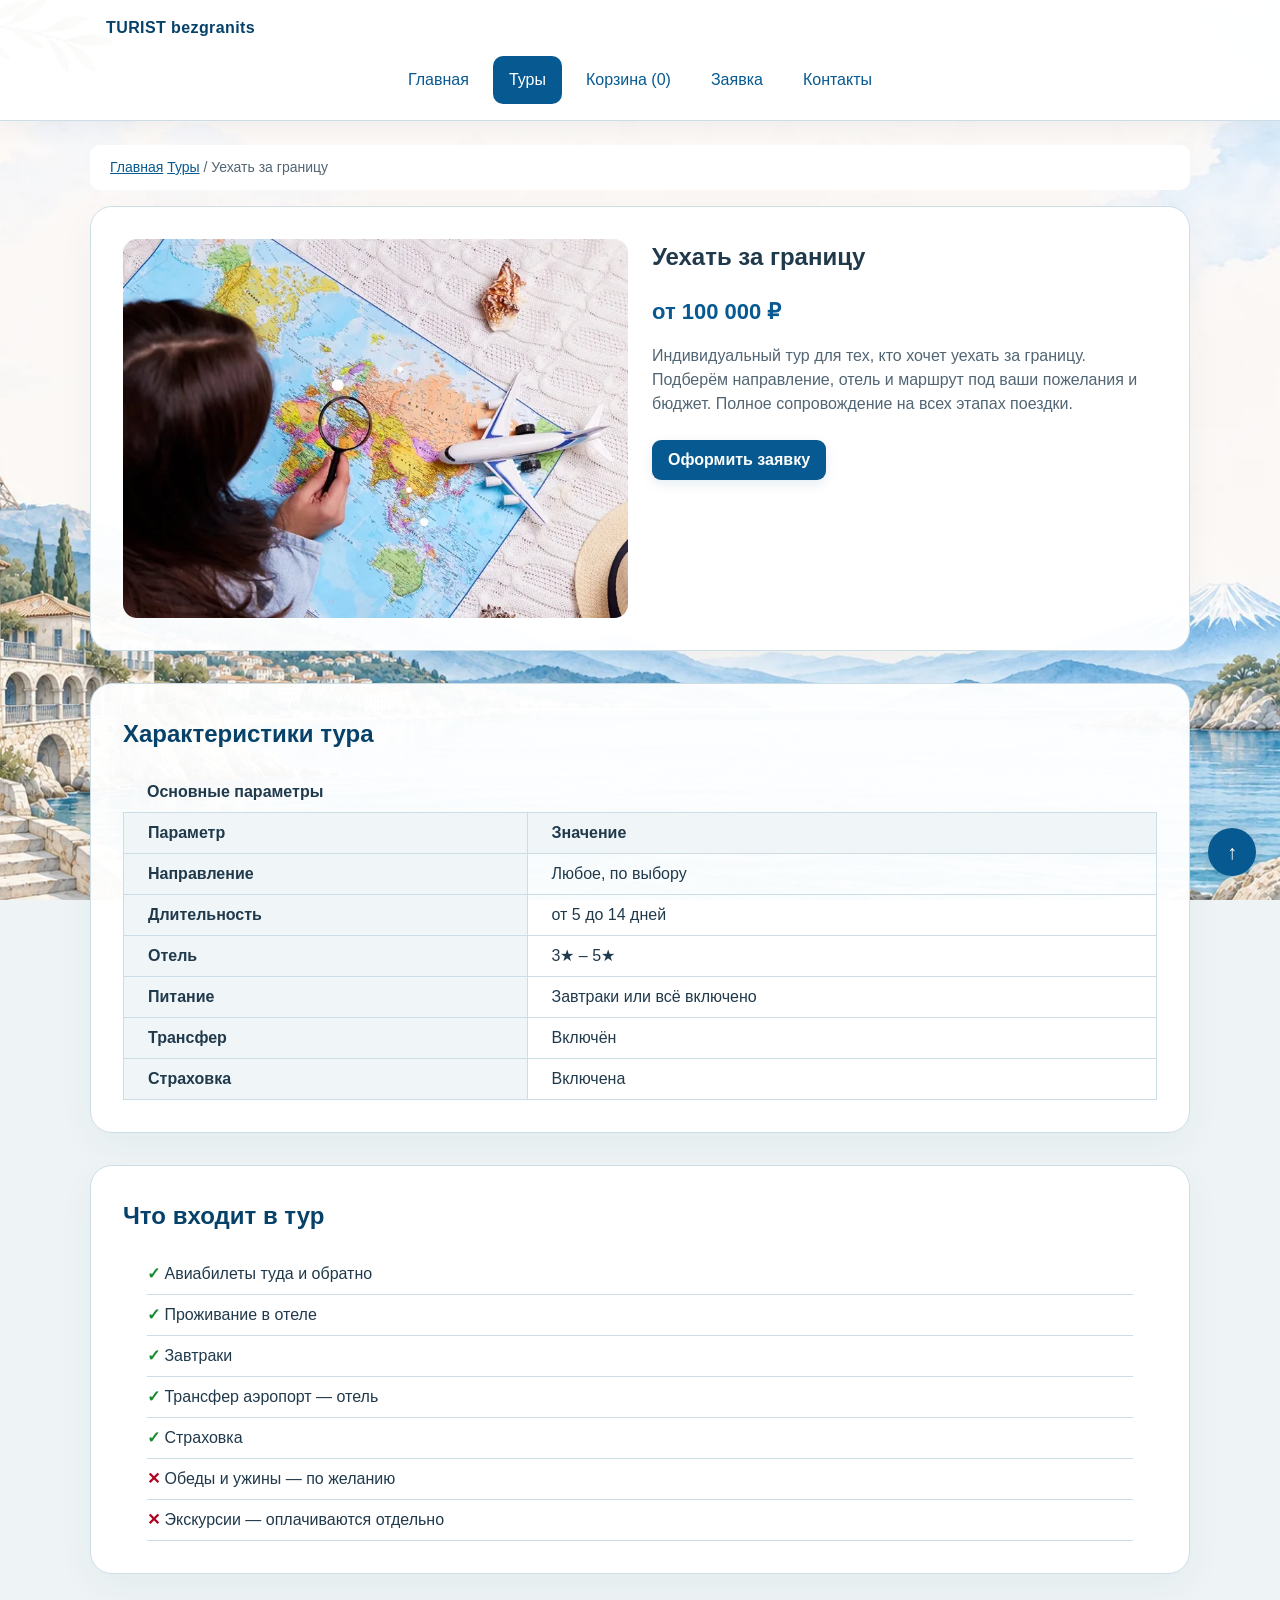
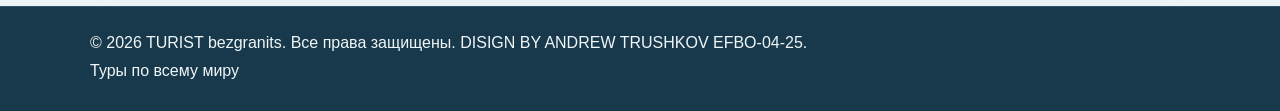
<file: product.html>
<!DOCTYPE html>
<html lang="ru">
<head>
    <meta charset="UTF-8">
    <meta name="viewport" content="width=device-width, initial-scale=1.0">
    <meta name="description" content="Уехать за границу — TURIST bezgranits.">
    <title>Уехать за границу — TURIST bezgranits</title>
    <link rel="stylesheet" href="css/style.css">
    <link rel="stylesheet" href="css/responsive.css">
    <link rel="stylesheet" href="css/travel-theme.css">
    <script src="js/data.js" defer></script>
    <script src="js/catalog.js" defer></script>
    <script src="js/promotions.js" defer></script>
    <script src="js/cart.js" defer></script>
    <script src="js/main.js" defer></script>
    <script src="js/validation.js" defer></script>
</head>
<body>
    <a class="skip-link" href="#main-content">
        Перейти к содержимому
    </a>

    <!-- ==================== ШАПКА ==================== -->
    <header class="site-header">
        <div class="site-header__inner">
            <a class="site-header__logo" href="index.html">TURIST bezgranits</a>

            <button class="button button--secondary menu-toggle" type="button"
                aria-controls="site-navigation" aria-expanded="true" hidden>
                Меню
            </button>

            <nav class="site-nav" id="site-navigation" aria-label="Основная навигация">
                <ul class="site-nav__list">
                    <li class="site-nav__item">
                        <a class="site-nav__link" href="index.html">Главная</a>
                    </li>
                    <li class="site-nav__item">
                        <a class="site-nav__link site-nav__link--active" href="catalog.html">Туры</a>
                    </li>
                    <li class="site-nav__item"><a class="site-nav__link" href="cart.html">Корзина (<span data-cart-count>0</span>)</a></li>
                    <li class="site-nav__item">
                        <a class="site-nav__link" href="order.html">Заявка</a>
                    </li>
                    <li class="site-nav__item">
                        <a class="site-nav__link" href="contacts.html">Контакты</a>
                    </li>
                </ul>
            </nav>
        </div>
    </header>

    <!-- ==================== ОСНОВНОЕ СОДЕРЖИМОЕ ==================== -->
    <main id="main-content" tabindex="-1">

        <nav class="breadcrumbs" aria-label="Хлебные крошки">
            <a class="breadcrumbs__link" href="index.html">Главная</a>
            <a class="breadcrumbs__link" href="catalog.html">Туры</a>
            <span class="breadcrumbs__current">Уехать за границу</span>
        </nav>

        <section class="product-detail">

            <!-- Одно фото -->
            <div class="product-detail__gallery">
                <picture>
                    <source
                        type="image/webp"
                        srcset="images/travel-480.webp 480w, images/travel-960.webp 960w, images/travel.webp 2400w"
                        sizes="(min-width: 1100px) 522px, (min-width: 768px) calc((100vw - 56px) / 2), calc(100vw - 32px)"
                    >
                    <!-- Набор изображений для телефона -->
                    <source
                        media="(max-width: 767px)"
                        srcset="
                            images/travel-480.jpg 480w,
                            images/travel-960.jpg 960w
                        "
                        sizes="calc(100vw - 32px)"
                    >

                    <!-- Основное изображение и набор для больших экранов -->
                    <img
                        class="product-detail__image"
                        src="images/travel.jpg"
                        srcset="
                            images/travel-960.jpg 960w,
                            images/travel.jpg 2400w
                        "
                        sizes="
                            (min-width: 1100px) 522px,
                            (min-width: 768px) calc((100vw - 56px) / 2),
                            calc(100vw - 32px)
                        "
                        width="2400"
                        height="1350"
                        alt="Планирование путешествия: карта, лупа и модель самолёта"
                    >
                </picture>
            </div>

            <!-- Информация -->
            <div class="product-detail__info">

                <h1 class="product-detail__title">Уехать за границу</h1>

                <p class="product-detail__price">от 100 000 ₽</p>

                <p class="product-detail__description">
                    Индивидуальный тур для тех, кто хочет уехать за границу.
                    Подберём направление, отель и маршрут под ваши пожелания
                    и бюджет. Полное сопровождение на всех этапах поездки.
                </p>

                <a class="button button--primary" href="order.html">
                    Оформить заявку
                </a>

            </div>

        </section>

        <!-- Таблица характеристик -->
        <section class="section">
            <h2 class="section__title">Характеристики тура</h2>
            <div class="table-wrapper" tabindex="0" role="region" aria-label="Характеристики тура">
                <table class="product-table" role="table">
                    <caption>Основные параметры</caption>
                    <thead role="rowgroup">
                        <tr role="row">
                            <th scope="col" role="columnheader">Параметр</th>
                            <th scope="col" role="columnheader">Значение</th>
                        </tr>
                    </thead>
                    <tbody role="rowgroup">
                        <tr role="row">
                            <th scope="row" role="rowheader">Направление</th>
                            <td role="cell">Любое, по выбору</td>
                        </tr>
                        <tr role="row">
                            <th scope="row" role="rowheader">Длительность</th>
                            <td role="cell">от 5 до 14 дней</td>
                        </tr>
                        <tr role="row">
                            <th scope="row" role="rowheader">Отель</th>
                            <td role="cell">3★ – 5★</td>
                        </tr>
                        <tr role="row">
                            <th scope="row" role="rowheader">Питание</th>
                            <td role="cell">Завтраки или всё включено</td>
                        </tr>
                        <tr role="row">
                            <th scope="row" role="rowheader">Трансфер</th>
                            <td role="cell">Включён</td>
                        </tr>
                        <tr role="row">
                            <th scope="row" role="rowheader">Страховка</th>
                            <td role="cell">Включена</td>
                        </tr>
                    </tbody>
                </table>
            </div>
        </section>

        <!-- Что входит -->
        <section class="section">
            <h2 class="section__title">Что входит в тур</h2>
            <ul class="included-list">
                <li class="included-list__item included-list__item--yes">Авиабилеты туда и обратно</li>
                <li class="included-list__item included-list__item--yes">Проживание в отеле</li>
                <li class="included-list__item included-list__item--yes">Завтраки</li>
                <li class="included-list__item included-list__item--yes">Трансфер аэропорт — отель</li>
                <li class="included-list__item included-list__item--yes">Страховка</li>
                <li class="included-list__item included-list__item--no">Обеды и ужины — по желанию</li>
                <li class="included-list__item included-list__item--no">Экскурсии — оплачиваются отдельно</li>
            </ul>
        </section>

    </main>

    <!-- ==================== ПОДВАЛ ==================== -->
    <footer class="site-footer" id="contacts">
        <p class="site-footer__text">&copy; 2026 TURIST bezgranits. Все права защищены. DISIGN BY ANDREW TRUSHKOV EFBO-04-25.</p>
        <p class="site-footer__text">Туры по всему миру</p>
    </footer>
    <a class="scroll-top" href="#" aria-label="Наверх">↑</a>
</body>
</html>
</file>
<file: css/style.css>
/* ===================================
   1. Переменные проекта
   =================================== */

:root {
    /* Основные цвета */
    --color-bg: #ffffff;
    --color-text: #222222;
    --color-muted: #666666;
    --color-primary: #0057b8;
    --color-primary-dark: #003f86;
    --color-border: #dddddd;
    --color-surface: #f7f7f7;
    --color-surface-accent: #eef5ff;
    --color-danger: #b00020;
    --color-success: #168a2f;
    --color-success-bg: #eefaf0;
    --color-white: #ffffff;

    /* Отступы */
    --space-xs: 4px;
    --space-sm: 8px;
    --space-md: 16px;
    --space-lg: 24px;
    --space-xl: 32px;

    /* Скругления */
    --radius-sm: 6px;
    --radius-md: 8px;
    --radius-lg: 12px;

    /* Размеры */
    --container-width: 1100px;
}

/* ===================================
   2. Базовые стили
   =================================== */

* {
    box-sizing: border-box;
}

body {
    margin: 0;
    font-family: Arial, sans-serif;
    line-height: 1.5;
    color: var(--color-text);
    background-color: var(--color-bg);

    display: flex;
    flex-direction: column;
    min-height: 100vh;
}

main {
    flex: 1;
}

html {
    scroll-behavior: smooth;
}

.scroll-top {
    position: fixed;
    bottom: var(--space-lg);
    right: var(--space-lg);
    width: 48px;
    height: 48px;
    display: flex;
    align-items: center;
    justify-content: center;
    background-color: var(--color-primary);
    color: var(--color-white);
    border-radius: 50%;
    text-decoration: none;
    font-size: 20px;
    z-index: 50;
    transition: background-color 0.2s;
}

.scroll-top:hover,
.scroll-top:focus-visible {
    background-color: var(--color-primary-dark);
    outline: none;
}

/* ===================================
   3. Общие элементы интерфейса
   =================================== */

a {
    color: var(--color-primary);
}

a:focus-visible {
    outline: 2px solid var(--color-primary);
    outline-offset: 3px;
}

/* Кнопки */
.button {
    display: inline-block;
    padding: var(--space-sm) var(--space-md);
    border: none;
    border-radius: var(--radius-sm);
    font: inherit;
    text-decoration: none;
    cursor: pointer;
}

.button--primary {
    color: var(--color-white);
    background-color: var(--color-primary);
}

.button--primary:hover {
    background-color: var(--color-primary-dark);
}

.button--secondary {
    color: var(--color-primary);
    background-color: transparent;
    border: 1px solid var(--color-primary);
}

.button--secondary:hover {
    color: var(--color-white);
    background-color: var(--color-primary);
}

.button:focus-visible {
    outline: 2px solid var(--color-primary);
    outline-offset: 3px;
}

.button:disabled,
.button--disabled {
    opacity: 0.6;
    cursor: not-allowed;
}

/* ===================================
   4. Компоненты страницы
   =================================== */

/* Шапка сайта */
.site-header {
    background-color: var(--color-surface);

    position: sticky;
    top: 0;
    z-index: 100;
}

.site-header__inner {
    max-width: var(--container-width);
    margin: 0 auto;
    padding: var(--space-lg);
}

.site-header__logo {
    font-weight: 700;
    color: var(--color-text);
    text-decoration: none;
}

/* Навигация */
.site-nav__list {
    display: flex;
    flex-wrap: wrap;
    justify-content: center;
    align-items: center;
    gap: var(--space-md);
    padding: 0;
    margin: var(--space-md) 0 0;
    list-style: none;
}

.site-nav__link {
    display: inline-block;
    padding: var(--space-sm) var(--space-md);
    color: var(--color-primary);
    text-decoration: none;
    border-radius: var(--radius-sm);
}

.site-nav__link:hover {
    color: var(--color-white);
    background-color: var(--color-primary);
}

.site-nav__link:focus-visible {
    outline: 2px solid var(--color-primary);
    outline-offset: 3px;
}

.site-nav__link--active {
    color: var(--color-white);
    background-color: var(--color-primary);
}

/* Hero-блок */
.hero {
    max-width: var(--container-width);
    margin: var(--space-lg) auto var(--space-xl);
    padding: var(--space-xl) var(--space-lg);
    background-image: url('../images/map.jpg');
    background-size: cover;
    background-position: center;
    background-repeat: no-repeat;
    border-radius: var(--radius-lg);
    color: var(--color-white);
    position: relative;
    overflow: hidden;
}



.hero::before {
    content: '';
    position: absolute;
    inset: 0;
    background-color: rgba(0, 0, 0, 0.4);   /* затемнение */
    z-index: 1;
}

.hero > * {
    position: relative;
    z-index: 2;
}


.hero__title {
    margin-top: 0;
}

.hero__text {
    margin-bottom: var(--space-md);
}

/* Сетка преимуществ */
.advantages-grid {
    display: grid;
    grid-template-columns: repeat(3, 1fr);
    gap: var(--space-lg);
}

/* Карточка преимущества */
.advantage-card {
    padding: var(--space-lg);
    border: 1px solid var(--color-border);
    border-radius: var(--radius-md);
    background-color: var(--color-bg);
}

.advantage-card__title {
    margin: 0 0 var(--space-sm);
    color: var(--color-primary);
    font-size: 18px;
}

.advantage-card__text {
    margin: 0;
    color: var(--color-muted);
}

/* Секции */
.section {
    max-width: var(--container-width);
    margin: 0 auto var(--space-xl);
}

.section__title {
    margin-top: 0;
}

.section__text {
    color: var(--color-muted);
}

/* Преимущества */
.advantages-list {
    padding-left: var(--space-lg);
}

/* Сетка товаров */
.products-grid {
    display: grid;
    grid-template-columns: repeat(3, 1fr);
    gap: var(--space-lg);
}

/* Карточка товара */
.product-card {
    display: flex;
    flex-direction: column;
    gap: var(--space-sm);
    padding: var(--space-md);
    border: 1px solid var(--color-border);
    border-radius: var(--radius-md);
    background-color: var(--color-bg);
}

.product-card__image {
    display: block;
    width: 100%;
    height: 180px;
    object-fit: cover;
    border-radius: var(--radius-sm);
    margin-bottom: var(--space-sm);
}



.product-card:hover {
    border-color: var(--color-primary);
}

.product-card--featured {
    border-color: var(--color-primary);
}

.product-card--discount {
    border-color: var(--color-danger);
}

.product-card__title {
    margin: 0;
    color: var(--color-text);
}

.product-card__description {
    margin: 0;
    color: var(--color-muted);
}

.product-card__price {
    margin: 0;
    font-weight: 700;
}

.product-card--discount .product-card__price {
    color: var(--color-danger);
}

.product-card__button {
    margin-top: auto;
    align-self: flex-start;
}

/* Дополнительный блок */
.aside-info {
    max-width: var(--container-width);
    margin: 0 auto var(--space-xl);
    padding: var(--space-md);
    border-left: 4px solid var(--color-primary);
    background-color: var(--color-surface);
}

.aside-info__title {
    margin-top: 0;
}

.aside-info__text {
    margin-bottom: 0;
}

/* Подвал */
.site-footer {
    padding: var(--space-lg);
    background-color: var(--color-surface);
}

.site-footer__text {
    max-width: var(--container-width);
    margin: 0 auto var(--space-xs);
}

/* Хлебные крошки */
.breadcrumbs {
    max-width: var(--container-width);
    margin: var(--space-lg) auto var(--space-md);
    padding: 0 var(--space-lg);
    font-size: 14px;
    color: var(--color-muted);
}

.breadcrumbs__link {
    color: var(--color-primary);
}

.breadcrumbs__current::before {
    content: " / ";
    color: var(--color-muted);
}

/* Каталог */
.catalog-layout {
    max-width: var(--container-width);
    margin: 0 auto var(--space-xl);
    padding: 0 var(--space-lg);
    display: grid;
    grid-template-columns: 260px 1fr;
    grid-template-areas: "filters products";
    gap: var(--space-lg);
}

.catalog-filters {
    grid-area: filters;
    padding: var(--space-md);
    border: 1px solid var(--color-border);
    border-radius: var(--radius-md);
    background-color: var(--color-surface);
}

.catalog-filters__title {
    margin-top: 0;
}

.catalog-products {
    grid-area: products;
}

.catalog-products__title {
    margin-top: 0;
}

/* Форма фильтров */
.filters-form {
    display: grid;
    gap: var(--space-md);
}

.filters-form__group {
    margin: 0;
    padding: var(--space-md);
    border: 1px solid var(--color-border);
    border-radius: var(--radius-sm);
}

.filters-form__legend {
    font-weight: 700;
}

.filters-form__label {
    display: block;
    margin-bottom: var(--space-sm);
}

.filters-form__input {
    width: 100%;
    padding: 8px 10px;
    border: 1px solid var(--color-border);
    border-radius: var(--radius-sm);
    font: inherit;
}

/* Контакты */
.contacts-list {
    padding-left: var(--space-lg);
}

/* ===================================
   5. Форма и модальное окно
   =================================== */

.order-dialog {
    width: min(100% - 32px, 560px);
    padding: var(--space-lg);
    border: none;
    border-radius: var(--radius-lg);
}

.order-dialog::backdrop {
    background-color: rgba(0, 0, 0, 0.5);
}

.order-dialog__title {
    margin-top: 0;
}

.order-form__field {
    margin-bottom: var(--space-md);
}

.order-form__field--checkbox {
    margin-bottom: var(--space-md);
}

.order-form__label {
    display: block;
    margin-bottom: var(--space-xs);
}

.order-form__input,
.order-form__select,
.order-form__textarea {
    width: 100%;
    padding: 10px 12px;
    border: 1px solid var(--color-border);
    border-radius: var(--radius-sm);
    font: inherit;
}

.order-form__input:hover,
.order-form__select:hover,
.order-form__textarea:hover {
    border-color: var(--color-primary);
}

.order-form__input:focus-visible,
.order-form__select:focus-visible,
.order-form__textarea:focus-visible {
    outline: 2px solid var(--color-primary);
    outline-offset: 3px;
}

.order-form__checkbox {
    width: auto;
}

.order-form__checkbox-label {
    display: flex;
    align-items: center;
    gap: var(--space-sm);
}

.order-form__hint {
    display: block;
    margin-top: var(--space-xs);
    color: var(--color-muted);
}

.order-form__actions {
    display: flex;
    gap: var(--space-md);
    margin-top: var(--space-lg);
}

[aria-invalid="true"] {
    border-color: var(--color-danger);
}


/* Сообщение об успехе */
.success-message {
    max-width: var(--container-width);
    margin: var(--space-lg) auto;
    padding: var(--space-md);
    border-left: 4px solid var(--color-success);
    background-color: var(--color-success-bg);
}

/* Подсветка цели якоря */
:target {
    outline: 2px dashed var(--color-primary);
    outline-offset: 4px;
}

/* Карта */
.map-wrapper {
    max-width: var(--container-width);
    margin: 0 auto;
    border-radius: var(--radius-md);
    overflow: hidden;
    border: 1px solid var(--color-border);
}

.map-frame {
    display: block;
    width: 100%;
    height: 400px;
    border: 0;
}

/* Страница тура */
.product-detail {
    max-width: var(--container-width);
    margin: 0 auto var(--space-xl);
    padding: 0 var(--space-lg);
    display: grid;
    grid-template-columns: 1fr 1fr;
    gap: var(--space-lg);
    align-items: start;
}

.product-detail__image {
    display: block;
    width: 100%;
    height: 360px;
    object-fit: cover;
    border-radius: var(--radius-md);
    background-color: var(--color-surface);
}

.product-detail__title {
    margin-top: 0;
}

.product-detail__price {
    font-weight: 700;
    color: var(--color-primary);
    font-size: 22px;
    margin: var(--space-sm) 0 var(--space-md);
}

.product-detail__description {
    color: var(--color-muted);
    margin-bottom: var(--space-lg);
}

/* Таблица */
.product-table {
    width: 100%;
    max-width: var(--container-width);
    margin: 0 auto;
    border-collapse: collapse;
}

.product-table caption {
    font-weight: 700;
    text-align: left;
    padding: var(--space-sm) var(--space-lg);
}

.product-table th,
.product-table td {
    padding: var(--space-sm) var(--space-lg);
    border: 1px solid var(--color-border);
    text-align: left;
}

.product-table th {
    background-color: var(--color-surface);
}

/* Что входит */
.included-list {
    max-width: var(--container-width);
    margin: 0 auto;
    padding: 0 var(--space-lg);
    list-style: none;
}

.included-list__item {
    padding: var(--space-sm) 0;
    border-bottom: 1px solid var(--color-border);
}

.included-list__item--yes::before {
    content: "✓ ";
    color: var(--color-success);
    font-weight: 700;
}

.included-list__item--no::before {
    content: "✕ ";
    color: var(--color-danger);
    font-weight: 700;
}

/* Ссылка пропуска навигации */
.skip-link {
    position: fixed;
    top: 8px;
    left: 8px;
    z-index: 1000;
    padding: 12px 16px;
    color: #ffffff;
    background-color: #003f86;
    border-radius: 6px;
    transform: translateY(calc(-100% - 16px));
}

.skip-link:focus {
    transform: translateY(0);
    outline: 3px solid #222222;
    outline-offset: 3px;
}

/* Видимый фокус при управлении с клавиатуры */
a:focus-visible,
button:focus-visible,
input:focus-visible,
select:focus-visible,
textarea:focus-visible,
.button:focus-visible,
.site-nav__link:focus-visible,
.order-form__input:focus-visible,
.order-form__select:focus-visible,
.order-form__textarea:focus-visible,
[tabindex="0"]:focus-visible {
    outline: 3px solid #222222;
    outline-offset: 3px;
}

/* Фокус кнопки возврата наверх */
.scroll-top:focus-visible {
    outline: 3px solid #222222;
    outline-offset: 3px;
}

/* Текстовое объяснение ошибки рядом с полем */
.form-error {
    margin: var(--space-xs) 0 0;
    color: var(--color-danger);
    font-size: 14px;
}


/* Представление результатов обработки данных */


/* Элементы интерактивного каталога. */
.filters-form select { width: 100%; min-width: 0; font: inherit; }
#catalog-status, #catalog-empty, #catalog-details { margin: 0 0 16px; overflow-wrap: anywhere; }
#catalog-details { padding: 16px; border: 1px solid var(--color-primary, #0057b8); border-radius: 8px; }
[hidden] { display: none !important; }

/* Корзина туров. */
.cart > p, .cart__summary { margin-bottom: 20px; }
.cart__items { display: grid; grid-template-columns: minmax(0, 1fr); gap: 16px; margin: 20px 0; }
.cart-item { display: flex; flex-direction: column; min-width: 0; gap: 12px; padding: 14px; border: 1px solid #ccc; border-radius: 12px; }
.cart-item__image { display: block; width: 100%; height: 150px; object-fit: cover; border-radius: 8px; }
.cart-item__content { display: flex; flex-direction: column; flex: 1; gap: 8px; min-width: 0; overflow-wrap: anywhere; }
.cart-item__content > p, .cart-item__title { margin: 0; }
.cart-item__content > .button { width: 100%; margin-top: auto; min-height: 44px; }
.cart-item__title { font-size: 1.125rem; }
.cart-item__quantity { width: 100%; max-width: 140px; min-height: 44px; padding: 8px; font: inherit; border: 1px solid #767676; border-radius: 6px; }
.cart__summary { padding: 16px; background: #f3f4f6; border-radius: 8px; }
.cart__summary p { margin-bottom: 12px; font-size: 1.25rem; }
.button:disabled { opacity: .65; cursor: not-allowed; }
#cart-message, #cart-storage-message { margin-bottom: 16px; overflow-wrap: anywhere; }
@media (min-width: 640px) {
    .cart__items { grid-template-columns: repeat(2, minmax(0, 1fr)); }
}
@media (min-width: 1024px) {
    .cart__items { grid-template-columns: repeat(3, minmax(0, 1fr)); }
}

/* Одинаковая ширина действий карточек и оформление состава заявки. */
.product-card > .button { width: 100%; align-self: stretch; text-align: center; }
.cart__summary { display: flex; flex-wrap: wrap; align-items: center; gap: 12px; }
.cart__summary p { margin: 0; flex: 1 1 100%; }
.order-selection { grid-column: 1 / -1; min-width: 0; }
.order-selection > p, .order-selection > h2 { margin-bottom: 16px; }
.order-item { display: grid; gap: 12px; margin: 16px 0; padding: 16px; border: 1px solid #ccc; border-radius: 8px; min-width: 0; }
.order-item .order-form__field { min-width: 0; }
.order-item select { width: 100%; text-overflow: ellipsis; }
.order-item__subtotal { overflow-wrap: anywhere; }
.order-selection__total { margin-top: 20px; font-weight: 700; }
@media (min-width: 768px) {
    .order-form--page .order-item { grid-template-columns: minmax(0, 2fr) minmax(0, 1fr); }
    .cart__summary p { flex: 1 1 auto; }
}

/* Подробная программа тура с отдельной иллюстрацией. */
.tour-details__header, .tour-details__footer { display: flex; align-items: center; justify-content: space-between; flex-wrap: wrap; gap: 12px; }
.tour-details__header { margin-bottom: 20px; }
.tour-details__header h2 { margin: 0; }
.tour-details__intro { display: grid; gap: 20px; }
.tour-details__figure { margin: 0; min-width: 0; }
.tour-details__image { display: block; width: 100%; max-width: 320px; height: auto; border-radius: 10px; }
.tour-details__figure figcaption { margin-top: 8px; font-size: .8rem; color: var(--color-muted); }
.tour-details__overview p { margin: 0 0 12px; }
.tour-details__country { font-weight: 700; color: var(--color-primary); }
.tour-details__section { margin-top: 22px; }
.tour-details__section h3 { margin: 0 0 10px; font-size: 1.1rem; }
.tour-details__section ul, .tour-details__section ol { padding-left: 24px; }
.tour-details__section li { margin-bottom: 8px; }
.tour-details__note { margin: 20px 0; font-size: .875rem; color: var(--color-muted); }
.tour-details__footer { border-top: 1px solid var(--color-border); padding-top: 16px; }
@media (min-width: 768px) {
    .tour-details__intro { grid-template-columns: minmax(0, 280px) minmax(0, 1fr); }
}

/* Промокод и разбивка итоговой суммы. */
.promo { flex-basis: 100%; width: 100%; min-width: 0; padding: 16px 0; }
.promo__field { max-width: 360px; }
.promo__field label { display: block; margin-bottom: 8px; }
.promo__actions { display: flex; flex-wrap: wrap; gap: 8px; margin: 12px 0; }
.promo p { font-size: .95rem; margin: 8px 0; }
.promo__breakdown { font-weight: 600; }
</file>
<file: css/responsive.css>
/* Адаптивные стили для КР3. Подход Mobile First. */
.menu-toggle[hidden],
.site-nav[hidden] {
    display: none;
}

.menu-toggle {
    display: block;
    min-height: 44px;
    max-width: 100%;
    margin-top: 12px;
}

/* Базовые правила для небольших экранов */
img {
    max-width: 100%;
}

.section {
    padding-inline: 16px;
}

.hero,
.aside-info {
    width: calc(100% - 32px);
}

/* Шапка и меню */
.site-header {
    position: sticky;
    top: 0;
}

html { scroll-padding-top: calc(var(--header-height, 100px) + 16px); }
.site-header .site-nav { max-height: 65dvh; overflow-y: auto; }
.cart-item__description { margin: 0; }
.cart-item__description h3 { margin: 0 0 6px; font-size: 1rem; }
.cart-item__description p { margin: 0; color: var(--color-muted); }

.site-header__inner {
    padding: 16px;
}

.site-nav__list {
    display: flex;
    flex-direction: column;
    align-items: stretch;
    gap: 8px;
}

.site-nav__link {
    display: block;
    text-align: center;
    padding: 12px 16px;
}

/* Главный баннер */
.hero {
    padding: 24px 16px;
}

.hero__title {
    font-size: 26px;
    line-height: 1.2;
    overflow-wrap: anywhere;
}

/* На телефоне карточки расположены в одну колонку */
.advantages-grid,
.products-grid {
    grid-template-columns: minmax(0, 1fr);
    gap: 16px;
}

/* Планшеты: от 768 пикселей */
@media (min-width: 768px) {
    .site-nav__list {
        flex-direction: row;
        flex-wrap: wrap;
        justify-content: center;
    }

    .hero {
        padding: 32px 24px;
    }

    .hero__title {
        font-size: 36px;
    }

    .advantages-grid,
    .products-grid {
        grid-template-columns: repeat(2, minmax(0, 1fr));
        gap: 24px;
    }
}

/* Компьютеры: от 1024 пикселей */
@media (min-width: 1024px) {
    .advantages-grid,
    .products-grid {
        grid-template-columns: repeat(3, minmax(0, 1fr));
    }
}

/* Каталог: на телефоне фильтр расположен над турами */
.catalog-layout {
    grid-template-columns: minmax(0, 1fr);
    grid-template-areas:
        "filters"
        "products";
    padding-inline: 16px;
    gap: 24px;
}

.catalog-filters,
.catalog-products {
    min-width: 0;
}

.filters-form__group {
    min-width: 0;
}

/* На компьютере фильтр находится слева */
@media (min-width: 1024px) {
    .catalog-layout {
        grid-template-columns: 260px minmax(0, 1fr);
        grid-template-areas: "filters products";
    }

    .catalog-products .products-grid {
        grid-template-columns: repeat(2, minmax(0, 1fr));
    }
}

/* Страница тура: одна колонка на телефоне */
.product-detail {
    grid-template-columns: minmax(0, 1fr);
    padding-inline: 16px;
    gap: 24px;
}

.product-detail > * {
    min-width: 0;
}

.product-detail__image {
    width: 100%;
    height: auto;
    aspect-ratio: 4 / 3;
    object-fit: cover;
}

.product-detail__title {
    overflow-wrap: anywhere;
}

/* На планшете и компьютере — две колонки */
@media (min-width: 768px) {
    .product-detail {
        grid-template-columns: repeat(2, minmax(0, 1fr));
    }
}

/* Прокручивается только таблица, а не вся страница */
.table-wrapper {
    max-width: 100%;
    overflow-x: auto;
}

.table-wrapper:focus-visible {
    outline: 3px solid #222222;
    outline-offset: 3px;
}

.table-wrapper .product-table {
    min-width: 600px;
}

/* Форма заявки на отдельной странице */
.order-form--page {
    display: grid;
    grid-template-columns: minmax(0, 1fr);
    gap: 16px;
}

.order-form--page .order-form__field {
    min-width: 0;
    margin-bottom: 0;
}

/* Размеры полей для удобного ввода на телефоне */
.order-form__input,
.order-form__select,
.order-form__textarea {
    min-width: 0;
    max-width: 100%;
    min-height: 44px;
    font-size: 16px;
}

.order-form__textarea {
    resize: vertical;
}

.order-form__checkbox-label {
    align-items: flex-start;
}

.order-form__checkbox {
    flex-shrink: 0;
}

/* На телефоне кнопки расположены друг под другом */
.order-form__actions {
    flex-direction: column;
}

.order-form__actions .button {
    min-height: 44px;
    text-align: center;
}

/* Эти блоки занимают всю ширину формы */
.order-form--page .order-form__field--wide,
.order-form--page .order-form__field--checkbox,
.order-form--page .order-form__actions {
    grid-column: 1 / -1;
}

/* Две колонки на планшете и компьютере */
@media (min-width: 768px) {
    .order-form--page {
        grid-template-columns: repeat(2, minmax(0, 1fr));
        gap: 24px;
    }

    .order-form__actions {
        flex-direction: row;
        flex-wrap: wrap;
    }
}

/* Контакты: длинные строки не выходят за экран */
.contacts-list__item {
    overflow-wrap: anywhere;
    margin-bottom: 12px;
}

/* Карта на телефоне */
.map-frame {
    width: 100%;
    height: 280px;
}

/* Карта на планшете и компьютере */
@media (min-width: 768px) {
    .map-frame {
        height: 400px;
    }
}

/* Фильтры доступны и без JavaScript через нативный details. */
.filters-toggle {
    min-height: 44px;
    padding: 12px;
    color: var(--color-primary-dark);
    cursor: pointer;
    font-weight: 700;
}
.filters-toggle:focus-visible {
    outline: 3px solid #222222;
    outline-offset: 3px;
}
.filters-disclosure[open] .filters-form {
    margin-top: 16px;
}
@media (min-width: 1024px) {
    .filters-disclosure--enhanced > .filters-toggle {
        display: none;
    }
}

/* На телефоне каждая строка таблицы становится карточкой. */
@media (max-width: 767px) {
    .table-wrapper .product-table {
        display: block;
        min-width: 0;
    }
    .product-table caption {
        display: block;
        padding: 8px 0;
    }
    .product-table thead {
        position: absolute;
        width: 1px;
        height: 1px;
        overflow: hidden;
        clip-path: inset(50%);
        white-space: nowrap;
    }
    .product-table tbody {
        display: grid;
        gap: 12px;
    }
    .product-table tbody tr {
        display: grid;
        grid-template-columns: minmax(0, 1fr);
        border: 1px solid var(--color-border);
        border-radius: var(--radius-md);
        overflow: hidden;
    }
    .product-table tbody th,
    .product-table tbody td {
        display: block;
        padding: 12px 16px;
        border: 0;
        overflow-wrap: anywhere;
    }
}
</file>
<file: css/travel-theme.css>
/* Оформление КР4: морская палитра и акварельный пейзаж. */
:root {
    --color-text: #20394b;
    --color-muted: #526573;
    --color-primary: #075a91;
    --color-primary-dark: #06416a;
    --color-border: #cddde6;
    --color-surface: #f0f6f8;
    --color-surface-accent: #eaf3f8;
    --radius-md: 14px;
    --radius-lg: 22px;
}

body {
    background: #eef4f5;
    isolation: isolate;
}

/* Отдельный слой сохраняет пропорции рисунка при длинной странице. */
body::before {
    content: "";
    position: fixed;
    inset: 0;
    z-index: -1;
    pointer-events: none;
    background: linear-gradient(#ffffff24, #ffffff24),
        url('../images/travel-background.webp') center bottom / cover no-repeat;
}

.site-header {
    background: rgba(255, 255, 255, .96);
    border-bottom: 1px solid var(--color-border);
    box-shadow: 0 4px 24px #163a5210;
}

.site-header__logo { color: var(--color-primary-dark); letter-spacing: .025em; }
.site-nav__link { border-radius: 10px; }
.button { border-radius: 9px; font-weight: 600; }
.button--primary { box-shadow: 0 4px 12px #075a911c; }
.button--secondary { background-color: #fff; }
.button--secondary:hover { background-color: var(--color-primary); }

.hero {
    padding: clamp(28px, 5vw, 64px) clamp(20px, 4vw, 48px);
    min-height: 430px;
    display: flex;
    flex-direction: column;
    align-items: flex-start;
    justify-content: center;
    background-image: linear-gradient(90deg, #fffffff0, #ffffffe0 48%, #ffffff15),
        url('../images/hero-coast.webp');
    background-position: center, center bottom;
    color: var(--color-text);
    border: 1px solid #d2e1e8;
    box-shadow: 0 16px 48px #163a5214;
}

.hero::before { display: none; }
.hero__title { max-width: 720px; font-size: clamp(28px, 3.2vw, 44px); line-height: 1.15; }
.hero__text { max-width: 620px; color: #354e60; }
.hero > .button { margin-top: 12px; }

main > .section,
.product-detail {
    width: calc(100% - 32px);
    padding: clamp(20px, 3vw, 32px);
    background: rgba(255, 255, 255, .96);
    border: 1px solid var(--color-border);
    border-radius: var(--radius-lg);
    box-shadow: 0 12px 36px #163a520c;
}

main > .section:first-child { margin-top: 24px; }
.section__title { color: var(--color-primary-dark); }
.product-card, .advantage-card, .cart-item, .catalog-filters,
#catalog-details, .breadcrumbs {
    background-color: #fff;
}
.product-card, .advantage-card, .cart-item {
    box-shadow: 0 5px 18px #163a520a;
}
.product-card:hover { box-shadow: 0 10px 28px #163a521a; }
.product-card__price { color: var(--color-primary-dark); }
.catalog-filters { align-self: start; }
.catalog-products > #catalog-status,
.catalog-products > #catalog-empty {
    padding: 12px 16px;
    background: #fffffff5;
    border-radius: 10px;
}
.breadcrumbs { width: calc(100% - 32px); padding: 12px 20px; border-radius: 10px; }
.cart__summary, .order-item { background: var(--color-surface); border: 1px solid var(--color-border); }
.order-form__input, .order-form__select, .order-form__textarea,
.filters-form input, .filters-form select { background-color: #fff; color: var(--color-text); }
.aside-info { border-radius: 0 14px 14px 0; background: #f0f6f8f5; }
.site-footer { background: #17394b; color: #f0f6f8; border-top: 1px solid #315568; }
.site-footer a { color: #fff; }
.scroll-top { box-shadow: 0 4px 18px #163a5233; }

@media (max-width: 767px) {
    body::before { background-position: center bottom; }
    .hero { min-height: 440px; background-image: linear-gradient(#fffffff5, #ffffffd9 65%, #ffffff35), url('../images/hero-coast.webp'); }
    main > .section, .product-detail { width: calc(100% - 24px); padding: 20px 16px; }
    .site-footer { font-size: 14px; }
}

@media print {
    body::before { display: none; }
    .site-header { position: static; }
    .hero { background: #fff; }
    main > .section, .product-detail { box-shadow: none; }
}
</file>
